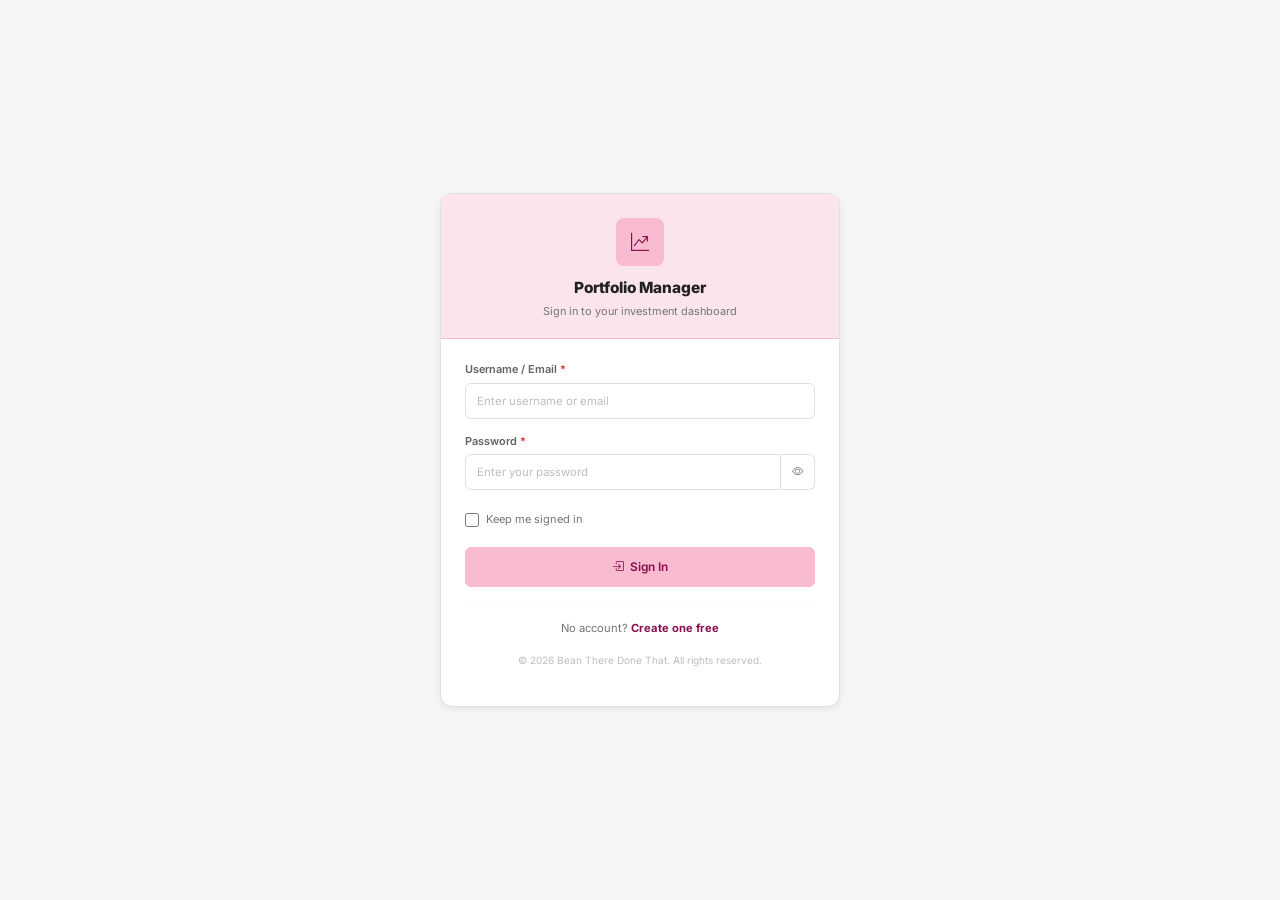
<file: frontend/add-investment.html>
<!DOCTYPE html>
<html lang="en">
<head>
  <title>Add Investment - Portfolio Manager</title>
  <meta charset="UTF-8"/>
  <meta name="viewport" content="width=device-width,initial-scale=1.0"/>
  <link rel="stylesheet" href="https://cdn.jsdelivr.net/npm/bootstrap@5.3.3/dist/css/bootstrap.min.css" crossorigin="anonymous"/>
  <link rel="stylesheet" href="https://cdn.jsdelivr.net/npm/bootstrap-icons@1.11.3/font/bootstrap-icons.min.css"/>
  <link href="https://fonts.googleapis.com/css2?family=Inter:wght@400;500;600;700;800&display=swap" rel="stylesheet"/>
  <link rel="stylesheet" href="css/style.css"/>
</head>
<body>
  <div class="pm-overlay" id="overlay"></div>

  <nav class="pm-navbar">
    <a class="pm-navbar__brand" href="dashboard.html">
      <div class="pm-navbar__brand-icon"><i class="bi bi-graph-up-arrow"></i></div>
      <span class="pm-navbar__brand-name">Portfolio Manager</span>
    </a>
    <div class="pm-navbar__actions">
      <div class="dropdown">
        <button class="pm-navbar__avatar" data-bs-toggle="dropdown" data-initials aria-expanded="false">JD</button>
        <ul class="dropdown-menu dropdown-menu-end" style="border-radius:var(--r-lg);border:1px solid var(--gray-300);min-width:190px;padding:4px;">
          <li><div class="px-3 py-2"><div style="font-weight:700;font-size:.82rem;" data-user-name>Jane Doe</div><div style="font-size:.75rem;color:var(--gray-500);" data-user-email>jane@example.com</div></div></li>
          <li><hr class="dropdown-divider" style="border-color:var(--gray-200);"/></li>
          <li><a class="dropdown-item" href="profile.html" style="font-size:.82rem;"><i class="bi bi-person me-2"></i>Profile</a></li>
          <li><hr class="dropdown-divider" style="border-color:var(--gray-200);"/></li>
          <li><button class="dropdown-item text-danger" style="font-size:.82rem;" data-logout><i class="bi bi-box-arrow-right me-2"></i>Sign Out</button></li>
        </ul>
      </div>
      <button class="pm-navbar__hamburger" id="hamburger" aria-label="Menu"><i class="bi bi-list"></i></button>
    </div>
  </nav>

  <aside class="pm-sidebar" id="sidebar">
    <div class="pm-sidebar__section">Menu</div>
    <ul class="pm-sidebar__nav">
      <li><a href="dashboard.html"><i class="bi bi-grid-1x2-fill"></i><span>Dashboard</span></a></li>
      <li><a href="portfolios.html"><i class="bi bi-folder2-open"></i><span>Portfolios</span></a></li>
      <li><a href="investments.html"><i class="bi bi-bar-chart-fill"></i><span>Investments</span></a></li>
      <li><a href="add-investment.html" class="active" aria-current="page"><i class="bi bi-plus-circle-fill"></i><span>Add Investment</span></a></li>
      <li><a href="transactions.html"><i class="bi bi-arrow-left-right"></i><span>Transactions</span></a></li>
      <li><a href="analytics.html"><i class="bi bi-pie-chart-fill"></i><span>Analytics</span></a></li>
    </ul>
  </aside>

  <main class="pm-main" id="main">
    <div class="pm-page-header">
      <div>
        <div class="pm-breadcrumb"><a href="dashboard.html">Dashboard</a><span class="sep">/</span><a href="investments.html">Investments</a><span class="sep">/</span><span class="current">Add Investment</span></div>
        <h1 class="pm-page-title">Add Investment</h1>
        <p class="pm-page-sub">Record a new investment holding to your portfolio.</p>
      </div>
    </div>

    <div class="row g-3 g-xl-4">
      <div class="col-12 col-xl-7">
        <div class="pm-card">
          <div class="pm-card__bd">
            <div id="formAlert" class="alert d-none mb-4" role="alert" aria-live="polite"></div>

            <form id="addInvestmentForm" novalidate autocomplete="off">
              <div style="font-size:.78rem;font-weight:700;color:var(--gray-500);letter-spacing:.08em;text-transform:uppercase;margin-bottom:10px;">Asset Information</div>

              <div class="row g-3 mb-3">
                <div class="col-12">
                  <label class="pm-label" for="portfolioId">Portfolio <span class="req">*</span></label>
                  <select id="portfolioId" name="portfolioId" class="pm-select" required>
                    <option value="">Loading portfolios...</option>
                  </select>
                  <div class="invalid-feedback">Please select a portfolio.</div>
                </div>

                <div class="col-md-8">
                  <label class="pm-label" for="companyName">Company / Asset Name <span class="req">*</span></label>
                  <input type="text" id="companyName" name="companyName" class="pm-input" placeholder="e.g. Tata Consultancy Services" required/>
                  <div class="invalid-feedback">Please enter the asset name.</div>
                </div>

                <div class="col-md-4" id="symbolWrap">
                  <label class="pm-label" for="symbol">Symbol</label>
                  <input type="text" id="symbol" name="symbol" class="pm-input" placeholder="e.g. TCS" style="text-transform:uppercase;"/>
                </div>

                <div class="col-md-4" id="schemeCodeWrap" style="display:none;">
                  <label class="pm-label" for="schemeCode">Scheme Code</label>
                  <input type="text" id="schemeCode" name="schemeCode" class="pm-input" placeholder="e.g. 120503" inputmode="numeric"/>
                </div>
              </div>

              <div class="row g-3 mb-4">
                <div class="col-md-6">
                  <label class="pm-label" for="assetType">Asset Type <span class="req">*</span></label>
                  <select id="assetType" name="assetType" class="pm-select" required>
                    <option value="">Select type...</option>
                    <option value="Stock">Stock</option>
                    <option value="Mutual Fund">Mutual Fund</option>
                    <option value="ETF">ETF</option>
                    <option value="Cryptocurrency">Cryptocurrency</option>
                    <option value="Bond">Bond</option>
                    <option value="Gold">Gold</option>
                    <option value="Custom">Custom</option>
                  </select>
                  <div class="invalid-feedback">Please select an asset type.</div>
                </div>

                <div class="col-md-6" id="customTypeWrap" style="display:none;">
                  <label class="pm-label" for="customAssetType">Custom Asset Type <span class="req">*</span></label>
                  <input type="text" id="customAssetType" name="customAssetType" class="pm-input" placeholder="e.g. Real Estate"/>
                </div>

                <div class="col-md-6" id="assetTypeSpacerCol"></div>
              </div>

              <div style="font-size:.78rem;font-weight:700;color:var(--gray-500);letter-spacing:.08em;text-transform:uppercase;margin-bottom:10px;">Financial Details</div>

              <div class="row g-3 mb-4">
                <div class="col-md-6">
                  <label class="pm-label" for="currency">Currency <span class="req">*</span></label>
                  <select id="currency" name="currency" class="pm-select" required></select>
                  <div class="invalid-feedback">Please select a currency.</div>
                </div>

                <div class="col-md-6">
                  <label class="pm-label" for="quantity">Quantity <span class="req">*</span></label>
                  <input type="number" id="quantity" name="quantity" class="pm-input" placeholder="0" min="0.0001" step="0.0001" required/>
                  <div class="invalid-feedback">Please enter a valid quantity.</div>
                </div>

                <div class="col-md-6">
                  <label class="pm-label" for="purchasePrice">Purchase Price <span class="req">*</span> <span id="purchasePriceCurrencyHint" style="color:var(--gray-500);font-weight:600;">(INR)</span></label>
                  <input type="number" id="purchasePrice" name="purchasePrice" class="pm-input" placeholder="0.00" min="0" step="0.01" required/>
                  <div class="invalid-feedback">Please enter the purchase price.</div>
                </div>

                <div class="col-md-6">
                  <label class="pm-label" for="currentPrice">Current Price <span id="currentPriceCurrencyHint" style="color:var(--gray-500);font-weight:600;">(INR)</span></label>
                  <input type="number" id="currentPrice" name="currentPrice" class="pm-input" placeholder="0.00" min="0" step="0.01"/>
                </div>

                <div class="col-md-6">
                  <label class="pm-label" for="purchaseDate">Purchase Date <span class="req">*</span></label>
                  <input type="date" id="purchaseDate" name="purchaseDate" class="pm-input" required/>
                  <div class="invalid-feedback">Please select a purchase date.</div>
                </div>
              </div>

              <div id="calcPreview" class="d-none mb-4 p-3" style="background:var(--pink-100);border-radius:var(--r-md);border:1px solid var(--gray-300);">
                <div class="row g-2 text-center">
                  <div class="col-4">
                    <div style="font-size:.72rem;color:var(--gray-500);font-weight:600;text-transform:uppercase;letter-spacing:.08em;">Invested</div>
                    <div style="font-size:1.08rem;font-weight:800;color:var(--pink-txt);" id="previewInvested">&#8377;0.00</div>
                  </div>
                  <div class="col-4">
                    <div style="font-size:.72rem;color:var(--gray-500);font-weight:600;text-transform:uppercase;letter-spacing:.08em;">Current Value</div>
                    <div style="font-size:1.08rem;font-weight:800;color:var(--info);" id="previewCurrentValue">&#8377;0.00</div>
                  </div>
                  <div class="col-4">
                    <div style="font-size:.72rem;color:var(--gray-500);font-weight:600;text-transform:uppercase;letter-spacing:.08em;">P&amp;L</div>
                    <div style="font-size:1.08rem;font-weight:800;" id="previewPL">&#8377;0.00</div>
                  </div>
                </div>
              </div>

              <div style="display:flex;gap:8px;flex-wrap:wrap;">
                <button type="submit" class="pm-btn pm-btn--primary" id="submitBtn"><i class="bi bi-plus-circle-fill me-1"></i>Add Investment</button>
                <button type="reset" class="pm-btn pm-btn--outline" id="resetBtn"><i class="bi bi-arrow-counterclockwise me-1"></i>Reset</button>
                <a href="investments.html" class="pm-btn pm-btn--outline"><i class="bi bi-arrow-left me-1"></i>Back</a>
              </div>
            </form>
          </div>
        </div>
      </div>

      <div class="col-12 col-xl-5">
        <div class="pm-card mb-3">
          <div class="pm-card__hd">
            <span class="pm-card__title"><i class="bi bi-lightbulb-fill"></i> Tips</span>
          </div>
          <div class="pm-card__bd">
            <ul style="list-style:none;padding:0;margin:0;display:flex;flex-direction:column;gap:10px;">
              <li style="display:flex;gap:10px;align-items:flex-start;"><i class="bi bi-check-circle-fill" style="color:var(--pink-txt);margin-top:2px;flex-shrink:0;"></i><span style="font-size:.85rem;color:var(--gray-600);">Enter the <strong>exact purchase price</strong> to get accurate P&amp;L calculations.</span></li>
              <li style="display:flex;gap:10px;align-items:flex-start;"><i class="bi bi-check-circle-fill" style="color:var(--pink-txt);margin-top:2px;flex-shrink:0;"></i><span style="font-size:.85rem;color:var(--gray-600);">Use the <strong>symbol field</strong> for stock tickers (TCS, INFY, RELIANCE).</span></li>
              <li style="display:flex;gap:10px;align-items:flex-start;"><i class="bi bi-check-circle-fill" style="color:var(--pink-txt);margin-top:2px;flex-shrink:0;"></i><span style="font-size:.85rem;color:var(--gray-600);">Setting <strong>Current Price</strong> enables live portfolio valuation.</span></li>
              <li style="display:flex;gap:10px;align-items:flex-start;"><i class="bi bi-check-circle-fill" style="color:var(--pink-txt);margin-top:2px;flex-shrink:0;"></i><span style="font-size:.85rem;color:var(--gray-600);">All investments are tied to a <strong>Portfolio</strong>. Create a portfolio first if none exists.</span></li>
            </ul>
          </div>
        </div>

        <div class="pm-card">
          <div class="pm-card__hd">
            <span class="pm-card__title"><i class="bi bi-info-circle-fill"></i> Asset Types</span>
          </div>
          <div class="pm-card__bd--bare">
            <div class="pm-tbl-wrap">
              <table class="pm-tbl" style="font-size:.8rem;">
                <thead>
                  <tr><th>Type</th><th>Examples</th></tr>
                </thead>
                <tbody>
                  <tr><td><span class="type-badge type-badge--stock">Stock</span></td><td style="color:var(--gray-500);">TCS, Infosys, Reliance</td></tr>
                  <tr><td><span class="type-badge type-badge--mf">Mutual Fund</span></td><td style="color:var(--gray-500);">SBI Bluechip, Mirae</td></tr>
                  <tr><td><span class="type-badge type-badge--etf">ETF</span></td><td style="color:var(--gray-500);">Nifty 50 ETF, Gold ETF</td></tr>
                  <tr><td><span class="type-badge type-badge--crypto">Crypto</span></td><td style="color:var(--gray-500);">Bitcoin, Ethereum</td></tr>
                  <tr><td><span class="type-badge type-badge--bond">Bond</span></td><td style="color:var(--gray-500);">Government Bond, Treasury</td></tr>
                  <tr><td><span class="type-badge type-badge--custom">Gold</span></td><td style="color:var(--gray-500);">Physical Gold, Gold Commodity</td></tr>
                </tbody>
              </table>
            </div>
          </div>
        </div>
      </div>
    </div>
  </main>

  <div class="pm-toast-stack" id="toasts"></div>

  <script src="https://cdn.jsdelivr.net/npm/bootstrap@5.3.3/dist/js/bootstrap.bundle.min.js" crossorigin="anonymous"></script>
  <script src="js/api.js"></script>
  <script src="js/auth.js"></script>
  <script src="js/currency.js"></script>
  <script src="js/investment.js"></script>

  <script>
    var sb = document.getElementById('sidebar'), ov = document.getElementById('overlay');
    document.getElementById('hamburger').addEventListener('click', function(){ sb.classList.add('open'); ov.classList.add('active'); });
    ov.addEventListener('click', function(){ sb.classList.remove('open'); ov.classList.remove('active'); });
  </script>
</body>
</html>
</file>
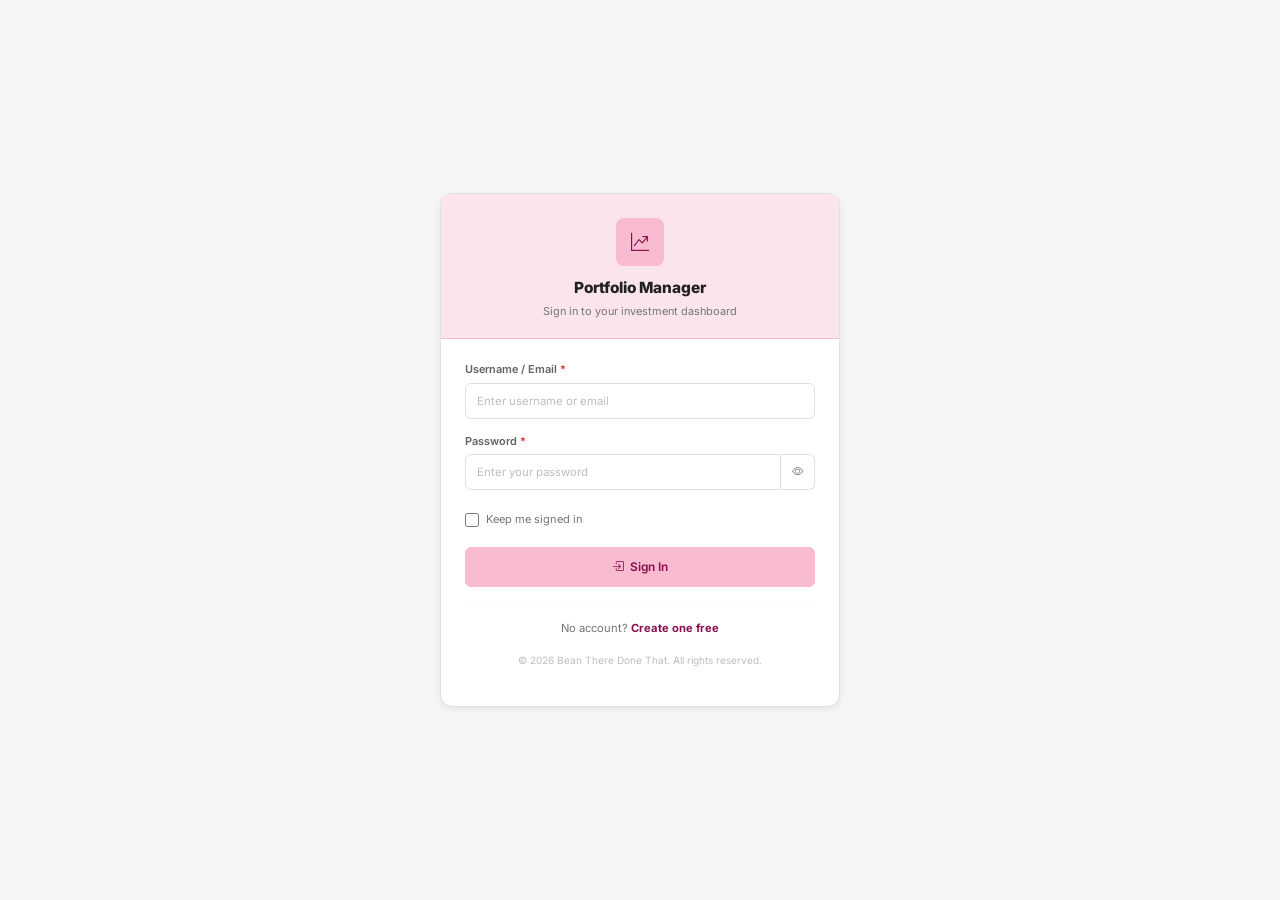
<file: frontend/investments.html>
<!DOCTYPE html>
<html lang="en">
<head>
  <title>Investments - Portfolio Manager</title>
  <meta charset="UTF-8"/><meta name="viewport" content="width=device-width,initial-scale=1.0"/>
  <link rel="stylesheet" href="https://cdn.jsdelivr.net/npm/bootstrap@5.3.3/dist/css/bootstrap.min.css" crossorigin="anonymous"/>
  <link rel="stylesheet" href="https://cdn.jsdelivr.net/npm/bootstrap-icons@1.11.3/font/bootstrap-icons.min.css"/>
  <link href="https://fonts.googleapis.com/css2?family=Inter:wght@400;500;600;700;800&display=swap" rel="stylesheet"/>
  <link rel="stylesheet" href="css/style.css"/>
</head>
<body>
  <div class="pm-overlay" id="overlay"></div>
  <nav class="pm-navbar">
    <a class="pm-navbar__brand" href="dashboard.html">
      <div class="pm-navbar__brand-icon"><i class="bi bi-graph-up-arrow"></i></div>
      <span class="pm-navbar__brand-name">Portfolio Manager</span>
    </a>
    <div class="pm-navbar__actions">
      <div class="dropdown">
        <button class="pm-navbar__avatar" data-bs-toggle="dropdown" data-initials aria-expanded="false">JD</button>
        <ul class="dropdown-menu dropdown-menu-end" style="border-radius:var(--r-lg);border:1px solid var(--gray-300);min-width:190px;padding:4px;">
          <li><div class="px-3 py-2"><div style="font-weight:700;font-size:.82rem;" data-user-name>Jane Doe</div><div style="font-size:.75rem;color:var(--gray-500);" data-user-email>jane@example.com</div></div></li>
          <li><hr class="dropdown-divider" style="border-color:var(--gray-200);"/></li>
          <li><a class="dropdown-item" href="profile.html" style="font-size:.82rem;"><i class="bi bi-person me-2"></i>Profile</a></li>
          <li><hr class="dropdown-divider" style="border-color:var(--gray-200);"/></li>
          <li><button class="dropdown-item text-danger" style="font-size:.82rem;" data-logout><i class="bi bi-box-arrow-right me-2"></i>Sign Out</button></li>
        </ul>
      </div>
      <button class="pm-navbar__hamburger" id="hamburger" aria-label="Menu"><i class="bi bi-list"></i></button>
    </div>
  </nav>
  <aside class="pm-sidebar" id="sidebar">
    <div class="pm-sidebar__section">Menu</div>
    <ul class="pm-sidebar__nav">
      <li><a href="dashboard.html"><i class="bi bi-grid-1x2-fill"></i><span>Dashboard</span></a></li>
      <li><a href="portfolios.html"><i class="bi bi-folder2-open"></i><span>Portfolios</span></a></li>
      <li><a href="investments.html" class="active" aria-current="page"><i class="bi bi-bar-chart-fill"></i><span>Investments</span></a></li>
      <li><a href="transactions.html"><i class="bi bi-arrow-left-right"></i><span>Transactions</span></a></li>
      <li><a href="analytics.html"><i class="bi bi-pie-chart-fill"></i><span>Analytics</span></a></li>
    </ul>
  </aside>
  <main class="pm-main" id="main">
    <div class="pm-page-header">
      <div>
        <div class="pm-breadcrumb"><a href="dashboard.html">Dashboard</a><span class="sep">/</span><span class="current">Investments</span></div>
        <h1 class="pm-page-title">Investments</h1>
        <p class="pm-page-sub">All your investment holdings.</p>
      </div>
      <div style="display:flex;gap:8px;">
        <a href="add-investment.html" class="pm-btn pm-btn--primary"><i class="bi bi-plus-lg"></i> Add Investment</a>
        <button type="button" class="pm-btn pm-btn--outline" data-bs-toggle="modal" data-bs-target="#investmentImportModal"><i class="bi bi-upload"></i> Import</button>
        <button type="button" id="exportInvestmentsBtn" class="pm-btn pm-btn--outline"><i class="bi bi-download"></i> Export</button>
      </div>
    </div>

    <!-- Summary -->
    <div class="row g-3 mb-4">
      <div class="col-6 col-md-3"><div class="pm-stat"><div class="pm-stat__icon pm-stat__icon--pink"><i class="bi bi-collection-fill"></i></div><div class="pm-stat__lbl">Holdings</div><div class="pm-stat__val" id="investHoldingsValue">0</div></div></div>
      <div class="col-6 col-md-3"><div class="pm-stat"><div class="pm-stat__icon pm-stat__icon--blue"><i class="bi bi-currency-rupee"></i></div><div class="pm-stat__lbl">Invested</div><div class="pm-stat__val" id="investInvestedValue">&#8377;0</div></div></div>
      <div class="col-6 col-md-3"><div class="pm-stat"><div class="pm-stat__icon pm-stat__icon--green"><i class="bi bi-graph-up-arrow"></i></div><div class="pm-stat__lbl">Current Value</div><div class="pm-stat__val" id="investCurrentValue">&#8377;0</div></div></div>
      <div class="col-6 col-md-3"><div class="pm-stat"><div class="pm-stat__icon pm-stat__icon--amber"><i class="bi bi-percent"></i></div><div class="pm-stat__lbl">Total P&amp;L</div><div class="pm-stat__val" id="investPlValue" style="color:var(--success);">&#8377;0</div></div></div>
    </div>

    <!-- Table -->
    <div class="pm-card">
      <div class="pm-card__hd" style="flex-wrap:wrap;gap:8px;">
        <span class="pm-card__title"><i class="bi bi-bar-chart-fill"></i> Holdings</span>
        <div style="display:flex;gap:8px;margin-left:auto;flex-wrap:wrap;">
          <select id="portfolioFilter" class="pm-input" style="width:210px;height:34px;" aria-label="Portfolio filter">
            <option value="">Loading portfolios...</option>
          </select>
          <select id="displayCurrency" class="pm-input" style="width:130px;height:34px;" aria-label="Display currency"></select>
          <div style="position:relative;"><i class="bi bi-search" style="position:absolute;left:9px;top:50%;transform:translateY(-50%);color:var(--gray-500);font-size:.8rem;pointer-events:none;"></i><input type="text" id="searchInput" class="pm-input" placeholder="Search..." style="padding-left:28px;width:180px;height:34px;"/></div>
          <select id="typeFilter" class="pm-input" style="width:130px;height:34px;"><option value="">All Types</option><option>Stock</option><option>Mutual Fund</option><option>ETF</option><option>Cryptocurrency</option><option>Bond</option><option>Gold</option><option>Custom</option></select>
        </div>
      </div>
      <div id="investAlert" class="pm-alert pm-alert--danger m-3 d-none"><i class="bi bi-exclamation-circle-fill"></i>Error loading data.</div>
      <div class="pm-card__bd--bare">
        <div class="pm-tbl-wrap">
          <table class="pm-tbl" id="investTable">
            <thead><tr><th>ID</th><th>Company Name</th><th>Symbol</th><th>Exchange</th><th>Currency</th><th>Asset Type</th><th>Quantity</th><th>Purchase Price</th><th>Current Price</th><th>Current Value</th><th>Profit/Loss</th><th>Purchase Date</th><th style="text-align:center;">Actions</th></tr></thead>
            <tbody>
              <tr><td colspan="13" style="padding:24px;text-align:center;color:var(--gray-500);"><span class="spinner-border spinner-border-sm me-2" role="status" aria-hidden="true"></span>Loading investments...</td></tr>
            </tbody>
          </table>
        </div>
      </div>
      <div class="pm-card__ft" style="display:flex;align-items:center;justify-content:space-between;">
        <span id="investTableFooterText" style="font-size:.78rem;color:var(--gray-500);">Showing 0 of 0 records</span>
        <div class="pm-pagination"><button class="pm-pg-btn" disabled><i class="bi bi-chevron-left"></i></button><button class="pm-pg-btn active">1</button><button class="pm-pg-btn" disabled><i class="bi bi-chevron-right"></i></button></div>
      </div>
    </div>

  <!-- Edit Modal -->
  <div class="modal fade" id="editModal" tabindex="-1">
    <div class="modal-dialog modal-dialog-centered">
      <div class="modal-content">
        <div class="modal-header"><h5 class="modal-title"><i class="bi bi-pencil-fill me-2" style="color:var(--pink-400);"></i>Edit Investment</h5><button type="button" class="btn-close" data-bs-dismiss="modal"></button></div>
        <form id="editInvestmentForm">
          <div class="modal-body">
            <div id="editModalAlert" class="alert alert-danger d-none" role="alert"></div>
            <input type="hidden" id="editInvestmentId"/>
            <div class="row g-3">
              <div class="col-8"><label class="pm-label" for="editCompanyName">Company / Asset</label><input id="editCompanyName" type="text" class="pm-input" readonly/></div>
              <div class="col-4"><label class="pm-label" for="editSymbol" id="editIdentifierLabel">Symbol</label><input id="editSymbol" type="text" class="pm-input" readonly/></div>
              <div class="col-6"><label class="pm-label" for="editAssetType">Asset Type</label><select id="editAssetType" class="pm-select" disabled><option>Stock</option><option>Mutual Fund</option><option>ETF</option><option>Cryptocurrency</option><option>Bond</option><option>Gold</option><option>Custom</option></select></div>
              <div class="col-6" id="editCustomAssetTypeWrap" style="display:none;"><label class="pm-label" for="editCustomAssetType">Custom Type Name</label><input id="editCustomAssetType" type="text" class="pm-input"/></div>
              <div class="col-6"><label class="pm-label" for="editQuantity">Quantity <span class="req">*</span></label><input id="editQuantity" type="number" class="pm-input" min="0" step="any" required/></div>
              <div class="col-6"><label class="pm-label" for="editPurchasePrice">Purchase Price <span class="req">*</span> <span id="editPurchasePriceCurrencyHint" style="color:var(--gray-500);font-weight:600;">(INR)</span></label><input id="editPurchasePrice" type="number" class="pm-input" min="0" step="0.01" required/></div>
              <div class="col-12"><label class="pm-label" for="editPurchaseDate">Purchase Date <span class="req">*</span></label><input id="editPurchaseDate" type="date" class="pm-input" required/></div>
            </div>
          </div>
          <div class="modal-footer"><button type="button" class="pm-btn pm-btn--outline" data-bs-dismiss="modal">Cancel</button><button id="editSaveBtn" type="submit" class="pm-btn pm-btn--primary"><i class="bi bi-check-lg"></i> Save</button></div>
        </form>
      </div>
    </div>
  </div>

  <!-- Delete Modal -->
  <div class="modal fade" id="deleteModal" tabindex="-1">
    <div class="modal-dialog modal-dialog-centered modal-sm">
      <div class="modal-content">
        <div class="modal-header"><h5 class="modal-title text-danger"><i class="bi bi-exclamation-triangle me-2"></i>Confirm Delete</h5><button type="button" class="btn-close" data-bs-dismiss="modal"></button></div>
        <div class="modal-body text-center"><i class="bi bi-trash3" style="font-size:2rem;color:var(--gray-300);display:block;margin-bottom:8px;"></i><p style="font-size:.85rem;">Are you sure you want to delete <strong id="deleteInvestmentName">this investment</strong>? This cannot be undone.</p></div>
        <div class="modal-footer justify-content-center gap-2"><button type="button" class="pm-btn pm-btn--outline" data-bs-dismiss="modal">Cancel</button><button id="confirmDeleteBtn" type="button" class="pm-btn pm-btn--danger">Delete</button></div>
      </div>
    </div>
  </div>

  <div class="modal fade" id="investmentImportModal" tabindex="-1">
    <div class="modal-dialog modal-dialog-centered">
      <div class="modal-content">
        <div class="modal-header"><h5 class="modal-title"><i class="bi bi-upload me-2" style="color:var(--pink-400);"></i>Import Investments</h5><button type="button" class="btn-close" data-bs-dismiss="modal"></button></div>
        <form id="investmentImportForm">
          <div class="modal-body">
            <div id="investmentImportAlert" class="alert d-none" role="alert"></div>
            <p style="font-size:.82rem;color:var(--gray-600);margin-bottom:12px;">Download the template, fill it with investment rows, then upload the completed CSV or Excel file.</p>
            <div class="d-flex gap-2 flex-wrap mb-3">
              <button type="button" id="downloadInvestmentTemplateBtn" class="pm-btn pm-btn--outline pm-btn--sm"><i class="bi bi-file-earmark-arrow-down"></i> Download Import Template</button>
            </div>
            <div class="mb-3">
              <label class="pm-label" for="investmentImportFile">CSV or Excel file</label>
              <input id="investmentImportFile" type="file" class="pm-input" accept=".csv,.xlsx,.xls" required/>
            </div>
            <div id="investmentImportSummary" class="d-none"></div>
          </div>
          <div class="modal-footer"><button type="button" class="pm-btn pm-btn--outline" data-bs-dismiss="modal">Close</button><button id="investmentImportSubmitBtn" type="submit" class="pm-btn pm-btn--primary"><i class="bi bi-upload"></i> Import</button></div>
        </form>
      </div>
    </div>
  </div>
  </main>
  <div class="pm-toast-stack" id="toasts"></div>
  <script src="https://cdn.jsdelivr.net/npm/bootstrap@5.3.3/dist/js/bootstrap.bundle.min.js" crossorigin="anonymous"></script>
  <script src="js/api.js"></script>
  <script src="js/auth.js"></script>
  <script src="js/currency.js"></script>
  <script src="js/investment.js"></script>

  <script>
    var sb = document.getElementById('sidebar'), ov = document.getElementById('overlay');
    document.getElementById('hamburger').addEventListener('click', function(){ sb.classList.add('open'); ov.classList.add('active'); });
    ov.addEventListener('click', function(){ sb.classList.remove('open'); ov.classList.remove('active'); });
  </script>
</body>
</html>
</file>
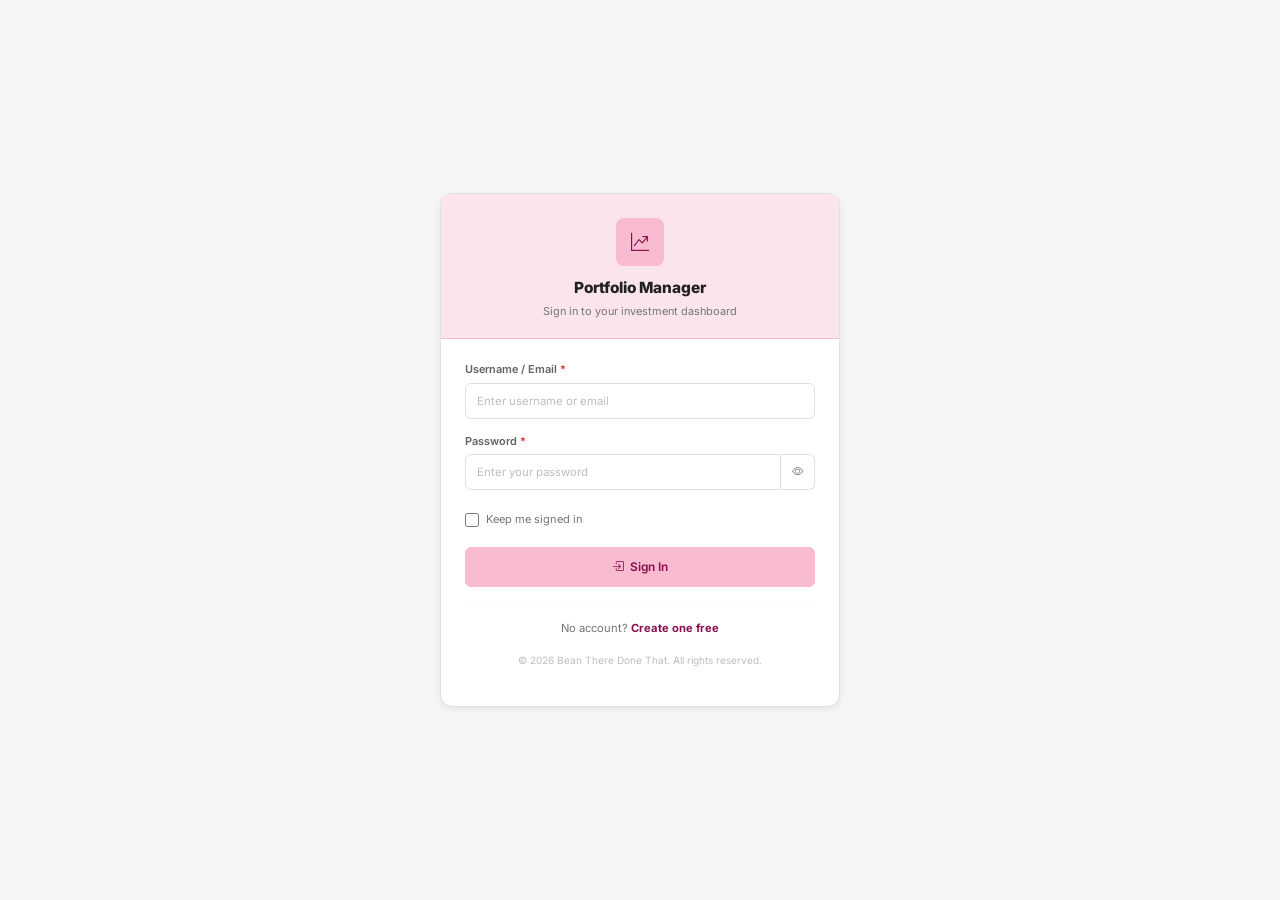
<file: frontend/login.html>
<!DOCTYPE html>
<html lang="en">

<head>

<title>Sign In - Portfolio Manager</title>

<meta charset="UTF-8"/>
<meta name="viewport" content="width=device-width,initial-scale=1.0"/>

<link rel="stylesheet" href="https://cdn.jsdelivr.net/npm/bootstrap@5.3.3/dist/css/bootstrap.min.css"/>

<link rel="stylesheet" href="https://cdn.jsdelivr.net/npm/bootstrap-icons@1.11.3/font/bootstrap-icons.min.css"/>

<link href="https://fonts.googleapis.com/css2?family=Inter:wght@400;500;600;700;800&display=swap" rel="stylesheet"/>

<link rel="stylesheet" href="css/style.css"/>

</head>


<body>


<div class="pm-auth-page">


<div class="pm-auth-card">


<div class="pm-auth-card__top">

<div class="pm-auth-logo">
<i class="bi bi-graph-up-arrow"></i>
</div>


<div class="pm-auth-card__ttl">
Portfolio Manager
</div>


<div class="pm-auth-card__sub">
Sign in to your investment dashboard
</div>


</div>



<div class="pm-auth-card__bd">


<div id="loginAlert" class="pm-alert pm-alert--danger mb-3 d-none">

<i class="bi bi-exclamation-circle-fill"></i>

<span id="alertMsg">
Invalid credentials.
</span>

</div>




<form id="loginForm" novalidate>



<div class="mb-3">


<label class="pm-label">

Username / Email <span class="req">*</span>

</label>


<input

type="text"

id="email"

class="pm-input"

placeholder="Enter username or email"

required

autocomplete="username"/>


</div>





<div class="mb-4">


<label class="pm-label">

Password <span class="req">*</span>

</label>




<div class="pm-input-group">


<input

type="password"

id="password"

class="pm-input"

placeholder="Enter your password"

required

autocomplete="current-password"

style="border-radius:var(--r-sm) 0 0 var(--r-sm);"/>



<button

type="button"

id="togglePwd"

class="pm-icon-btn"

style="border-radius:0 var(--r-sm) var(--r-sm) 0;width:38px;height:36px;border-left:none;"

>

<i class="bi bi-eye" id="eyeIcon"></i>


</button>



</div>


</div>





<div style="display:flex;align-items:center;gap:7px;margin-bottom:18px;font-size:.79rem;color:var(--gray-600);">


<input

type="checkbox"

id="remember"

style="accent-color:var(--pink-400);width:14px;height:14px;"/>


<label>

Keep me signed in

</label>


</div>






<button

type="submit"

id="loginBtn"

class="pm-btn pm-btn--primary pm-btn--full pm-btn--lg">


<i class="bi bi-box-arrow-in-right"></i>

Sign In


</button>



</form>





<hr style="border-color:var(--gray-200);margin:16px 0;"/>




<p style="text-align:center;font-size:.8rem;color:var(--gray-600);">

No account?

<a href="signup.html" style="font-weight:700;color:var(--pink-txt);">

Create one free

</a>

</p>



<p style="text-align:center;font-size:.72rem;color:var(--gray-400);margin-top:10px;">

© 2026 Bean There Done That. All rights reserved.

</p>




</div>


</div>


</div>





<script src="https://cdn.jsdelivr.net/npm/bootstrap@5.3.3/dist/js/bootstrap.bundle.min.js"></script>


<script src="js/api.js"></script>

<script src="js/auth.js"></script>




<script>


redirectIfAuthenticated();





document.getElementById("togglePwd")
.addEventListener("click",function(){


let password=document.getElementById("password");

let icon=document.getElementById("eyeIcon");


if(password.type==="password"){

password.type="text";

icon.className="bi bi-eye-slash";

}

else{

password.type="password";

icon.className="bi bi-eye";

}


});







document.getElementById("loginForm")
.addEventListener("submit",async function(e){


e.preventDefault();



let username=document.getElementById("email").value.trim();

let password=document.getElementById("password").value;


let alertBox=document.getElementById("loginAlert");

let alertMsg=document.getElementById("alertMsg");


alertBox.classList.add("d-none");





if(!username || !password){


alertMsg.textContent="Please enter username and password.";

alertBox.classList.remove("d-none");

return;


}





let btn=document.getElementById("loginBtn");


btn.disabled=true;


btn.innerHTML='<span class="spinner-border spinner-border-sm me-2"></span>Signing in...';





try{


let response=await loginCustomer({

username:username,

password:password

});





let customerId=response.customerId || 
(response.data && response.data.customerId);



let customerName=response.customerName ||
(response.data && response.data.customerName) ||
username;






if(!customerId){


throw new Error("Customer ID not received from server.");


}






setAuthSession(customerId,customerName);



window.location.href="dashboard.html";





}

catch(error){


alertMsg.textContent=error.message || "Invalid username or password.";

alertBox.classList.remove("d-none");



btn.disabled=false;


btn.innerHTML='<i class="bi bi-box-arrow-in-right"></i> Sign In';


}



});



</script>


</body>

</html>
</file>
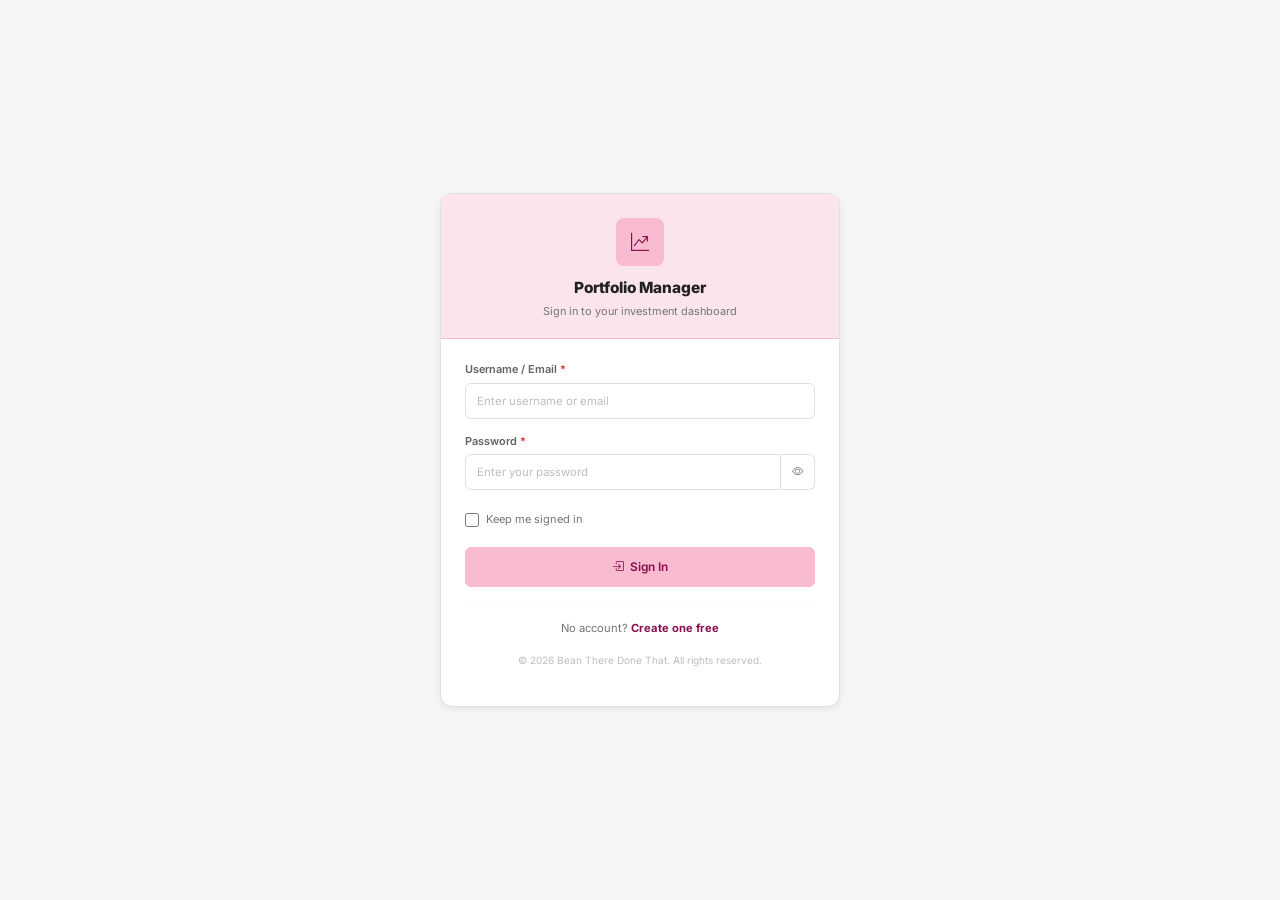
<file: frontend/portfolios.html>
<!DOCTYPE html>
<html lang="en">
<head>
  <title>Portfolios - Portfolio Manager</title>
  <meta charset="UTF-8"/><meta name="viewport" content="width=device-width,initial-scale=1.0"/>
  <link rel="stylesheet" href="https://cdn.jsdelivr.net/npm/bootstrap@5.3.3/dist/css/bootstrap.min.css" crossorigin="anonymous"/>
  <link rel="stylesheet" href="https://cdn.jsdelivr.net/npm/bootstrap-icons@1.11.3/font/bootstrap-icons.min.css"/>
  <link href="https://fonts.googleapis.com/css2?family=Inter:wght@400;500;600;700;800&display=swap" rel="stylesheet"/>
  <link rel="stylesheet" href="css/style.css"/>
</head>
<body>
  <div class="pm-overlay" id="overlay"></div>
  <nav class="pm-navbar">
    <a class="pm-navbar__brand" href="dashboard.html">
      <div class="pm-navbar__brand-icon"><i class="bi bi-graph-up-arrow"></i></div>
      <span class="pm-navbar__brand-name">Portfolio Manager</span>
    </a>
    <div class="pm-navbar__actions">
      <div class="dropdown">
        <button class="pm-navbar__avatar" data-bs-toggle="dropdown" data-initials aria-expanded="false">JD</button>
        <ul class="dropdown-menu dropdown-menu-end" style="border-radius:var(--r-lg);border:1px solid var(--gray-300);min-width:190px;padding:4px;">
          <li><div class="px-3 py-2"><div style="font-weight:700;font-size:.82rem;" data-user-name>Jane Doe</div><div style="font-size:.75rem;color:var(--gray-500);" data-user-email>jane@example.com</div></div></li>
          <li><hr class="dropdown-divider" style="border-color:var(--gray-200);"/></li>
          <li><a class="dropdown-item" href="profile.html" style="font-size:.82rem;"><i class="bi bi-person me-2"></i>Profile</a></li>
          <li><hr class="dropdown-divider" style="border-color:var(--gray-200);"/></li>
          <li><button class="dropdown-item text-danger" style="font-size:.82rem;" data-logout><i class="bi bi-box-arrow-right me-2"></i>Sign Out</button></li>
        </ul>
      </div>
      <button class="pm-navbar__hamburger" id="hamburger" aria-label="Menu"><i class="bi bi-list"></i></button>
    </div>
  </nav>
  <aside class="pm-sidebar" id="sidebar">
    <div class="pm-sidebar__section">Menu</div>
    <ul class="pm-sidebar__nav">
      <li><a href="dashboard.html"><i class="bi bi-grid-1x2-fill"></i><span>Dashboard</span></a></li>
      <li><a href="portfolios.html" class="active" aria-current="page"><i class="bi bi-folder2-open"></i><span>Portfolios</span></a></li>
      <li><a href="investments.html"><i class="bi bi-bar-chart-fill"></i><span>Investments</span></a></li>
      <li><a href="transactions.html"><i class="bi bi-arrow-left-right"></i><span>Transactions</span></a></li>
      <li><a href="analytics.html"><i class="bi bi-pie-chart-fill"></i><span>Analytics</span></a></li>
    </ul>
  </aside>
  <main class="pm-main" id="main">
    <div class="pm-page-header">
      <div>
        <div class="pm-breadcrumb"><a href="dashboard.html">Dashboard</a><span class="sep">/</span><span class="current">Portfolios</span></div>
        <h1 class="pm-page-title">Portfolios</h1>
        <p class="pm-page-sub">Manage your investment portfolios.</p>
      </div>
      <button class="pm-btn pm-btn--primary" data-bs-toggle="modal" data-bs-target="#createModal"><i class="bi bi-plus-lg"></i> New Portfolio</button>
    </div>

    <!-- Stats -->
    <div class="row g-3 mb-4">
      <div class="col-6 col-md-3"><div class="pm-stat"><div class="pm-stat__icon pm-stat__icon--pink"><i class="bi bi-folder2-open"></i></div><div class="pm-stat__lbl">Total Portfolios</div><div class="pm-stat__val" id="portfolioCount">0</div></div></div>
    </div>

    <div class="pm-card">
      <div class="pm-card__hd">
        <span class="pm-card__title"><i class="bi bi-folder2-open"></i> Portfolios</span>
      </div>
      <div id="portfolioAlert" class="pm-alert pm-alert--danger m-3 d-none"><i class="bi bi-exclamation-circle-fill"></i>Error loading data.</div>
      <div class="pm-card__bd--bare">
        <div class="pm-tbl-wrap">
          <table class="pm-tbl" id="portfolioTable">
            <thead><tr><th>Portfolio ID</th><th>Portfolio Name</th><th style="text-align:center;">Actions</th></tr></thead>
            <tbody>
              <tr><td colspan="3" style="padding:24px;text-align:center;color:var(--gray-500);"><span class="spinner-border spinner-border-sm me-2" role="status" aria-hidden="true"></span>Loading portfolios...</td></tr>
            </tbody>
          </table>
        </div>
      </div>
      <div class="pm-card__ft" style="display:flex;align-items:center;justify-content:space-between;">
        <span id="portfolioFooterText" style="font-size:.78rem;color:var(--gray-500);">Showing 0 records</span>
      </div>
    </div>

  <!-- Create Portfolio Modal -->
  <div class="modal fade" id="createModal" tabindex="-1">
    <div class="modal-dialog modal-dialog-centered">
      <div class="modal-content">
        <div class="modal-header"><h5 class="modal-title"><i class="bi bi-folder-plus me-2" style="color:var(--pink-400);"></i>New Portfolio</h5><button type="button" class="btn-close" data-bs-dismiss="modal"></button></div>
        <form id="createPortfolioForm">
          <div class="modal-body">
            <div id="createModalAlert" class="alert alert-danger d-none" role="alert"></div>
            <div class="mb-3"><label class="pm-label" for="createPortfolioName">Portfolio Name <span class="req">*</span></label><input type="text" id="createPortfolioName" class="pm-input" placeholder="e.g. Growth Portfolio" required/></div>
          </div>
          <div class="modal-footer"><button type="button" class="pm-btn pm-btn--outline" data-bs-dismiss="modal">Cancel</button><button id="createPortfolioSubmitBtn" type="submit" class="pm-btn pm-btn--primary"><i class="bi bi-check-lg"></i> Create</button></div>
        </form>
      </div>
    </div>
  </div>

  <div class="modal fade" id="editModal" tabindex="-1">
    <div class="modal-dialog modal-dialog-centered">
      <div class="modal-content">
        <div class="modal-header"><h5 class="modal-title"><i class="bi bi-pencil-fill me-2" style="color:var(--pink-400);"></i>Edit Portfolio</h5><button type="button" class="btn-close" data-bs-dismiss="modal"></button></div>
        <form id="editPortfolioForm">
          <div class="modal-body">
            <div id="editModalAlert" class="alert alert-danger d-none" role="alert"></div>
            <input type="hidden" id="editPortfolioId"/>
            <div class="mb-3"><label class="pm-label" for="editPortfolioName">Portfolio Name <span class="req">*</span></label><input type="text" id="editPortfolioName" class="pm-input" required/></div>
          </div>
          <div class="modal-footer"><button type="button" class="pm-btn pm-btn--outline" data-bs-dismiss="modal">Cancel</button><button id="editPortfolioSubmitBtn" type="submit" class="pm-btn pm-btn--primary"><i class="bi bi-check-lg"></i> Save</button></div>
        </form>
      </div>
    </div>
  </div>

  <div class="modal fade" id="deleteModal" tabindex="-1">
    <div class="modal-dialog modal-dialog-centered modal-sm">
      <div class="modal-content">
        <div class="modal-header"><h5 class="modal-title text-danger"><i class="bi bi-exclamation-triangle me-2"></i>Confirm Delete</h5><button type="button" class="btn-close" data-bs-dismiss="modal"></button></div>
        <div class="modal-body text-center"><i class="bi bi-trash3" style="font-size:2rem;color:var(--gray-300);display:block;margin-bottom:8px;"></i><p style="font-size:.85rem;">Are you sure you want to delete <strong id="deletePortfolioName">this portfolio</strong>? This cannot be undone.</p></div>
        <div class="modal-footer justify-content-center gap-2"><button type="button" class="pm-btn pm-btn--outline" data-bs-dismiss="modal">Cancel</button><button id="confirmDeletePortfolioBtn" type="button" class="pm-btn pm-btn--danger">Delete</button></div>
      </div>
    </div>
  </div>
  </main>
  <div class="pm-toast-stack" id="toasts"></div>
  <script src="https://cdn.jsdelivr.net/npm/bootstrap@5.3.3/dist/js/bootstrap.bundle.min.js" crossorigin="anonymous"></script>
  <script src="js/api.js"></script>
  <script src="js/auth.js"></script>
  <script src="js/portfolio.js"></script>

  <script>
    var sb = document.getElementById('sidebar'), ov = document.getElementById('overlay');
    document.getElementById('hamburger').addEventListener('click', function(){ sb.classList.add('open'); ov.classList.add('active'); });
    ov.addEventListener('click', function(){ sb.classList.remove('open'); ov.classList.remove('active'); });
  </script>
</body>
</html>
</file>
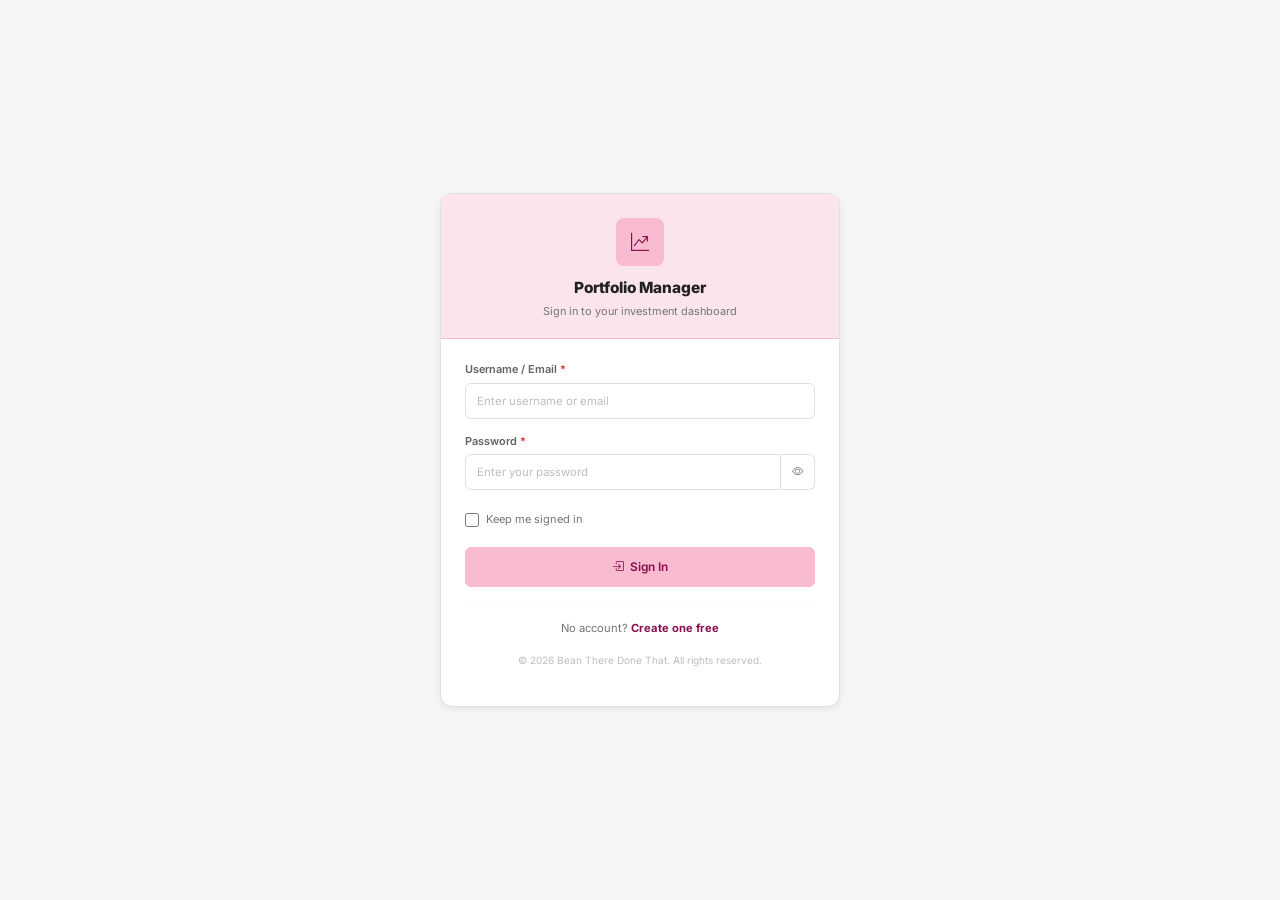
<file: frontend/profile.html>
<!DOCTYPE html>
<html lang="en">
<head>
  <title>Profile - Portfolio Manager</title>
  <meta charset="UTF-8"/><meta name="viewport" content="width=device-width,initial-scale=1.0"/>
  <link rel="stylesheet" href="https://cdn.jsdelivr.net/npm/bootstrap@5.3.3/dist/css/bootstrap.min.css" crossorigin="anonymous"/>
  <link rel="stylesheet" href="https://cdn.jsdelivr.net/npm/bootstrap-icons@1.11.3/font/bootstrap-icons.min.css"/>
  <link href="https://fonts.googleapis.com/css2?family=Inter:wght@400;500;600;700;800&display=swap" rel="stylesheet"/>
  <link rel="stylesheet" href="css/style.css"/>
</head>
<body>
  <div class="pm-overlay" id="overlay"></div>
  <nav class="pm-navbar">
    <a class="pm-navbar__brand" href="dashboard.html">
      <div class="pm-navbar__brand-icon"><i class="bi bi-graph-up-arrow"></i></div>
      <span class="pm-navbar__brand-name">Portfolio Manager</span>
    </a>
    <div class="pm-navbar__actions">
      <div class="dropdown">
        <button class="pm-navbar__avatar" data-bs-toggle="dropdown" data-initials aria-expanded="false">JD</button>
        <ul class="dropdown-menu dropdown-menu-end" style="border-radius:var(--r-lg);border:1px solid var(--gray-300);min-width:190px;padding:4px;">
          <li><div class="px-3 py-2"><div style="font-weight:700;font-size:.82rem;" data-user-name>Jane Doe</div><div style="font-size:.75rem;color:var(--gray-500);" data-user-email>jane@example.com</div></div></li>
          <li><hr class="dropdown-divider" style="border-color:var(--gray-200);"/></li>
          <li><a class="dropdown-item" href="profile.html" style="font-size:.82rem;"><i class="bi bi-person me-2"></i>Profile</a></li>
          <li><hr class="dropdown-divider" style="border-color:var(--gray-200);"/></li>
          <li><button class="dropdown-item text-danger" style="font-size:.82rem;" data-logout><i class="bi bi-box-arrow-right me-2"></i>Sign Out</button></li>
        </ul>
      </div>
      <button class="pm-navbar__hamburger" id="hamburger" aria-label="Menu"><i class="bi bi-list"></i></button>
    </div>
  </nav>
  <aside class="pm-sidebar" id="sidebar">
    <div class="pm-sidebar__section">Menu</div>
    <ul class="pm-sidebar__nav">
      <li><a href="dashboard.html"><i class="bi bi-grid-1x2-fill"></i><span>Dashboard</span></a></li>
      <li><a href="portfolios.html"><i class="bi bi-folder2-open"></i><span>Portfolios</span></a></li>
      <li><a href="investments.html"><i class="bi bi-bar-chart-fill"></i><span>Investments</span></a></li>
      <li><a href="transactions.html"><i class="bi bi-arrow-left-right"></i><span>Transactions</span></a></li>
      <li><a href="analytics.html"><i class="bi bi-pie-chart-fill"></i><span>Analytics</span></a></li>
    </ul>
  </aside>
  <main class="pm-main" id="main">
    <div class="pm-page-header">
      <div>
        <div class="pm-breadcrumb"><a href="dashboard.html">Dashboard</a><span class="sep">/</span><span class="current">Profile</span></div>
        <h1 class="pm-page-title">Profile</h1>
        <p class="pm-page-sub">Manage your account details and preferences.</p>
      </div>
    </div>

    <!-- Profile Header -->
    <div class="pm-profile-hd mb-4">
      <div class="pm-profile-av" id="profileAvatarInitials">--</div>
      <div style="flex:1;">
        <div style="font-size:1.1rem;font-weight:800;color:var(--gray-900);" id="profileDisplayName">--</div>
        <div style="font-size:.83rem;color:var(--gray-500);margin-bottom:8px;"><span id="profileDisplayEmail">--</span></div>
      </div>
    </div>

    <div class="row g-3">
      <!-- Personal Info -->
      <div class="col-12">
        <div class="pm-card">
          <div class="pm-card__hd">
            <span class="pm-card__title"><i class="bi bi-person-fill"></i> Personal Information</span>
            <button class="pm-btn pm-btn--outline pm-btn--sm" id="editProfileBtn"><i class="bi bi-pencil-fill"></i> Edit</button>
          </div>
          <div class="pm-card__bd">
            <form id="profileForm">
              <div class="row g-3">
                <div class="col-6">
                  <label class="pm-label">First Name</label>
                  <input type="text" class="pm-input" value="" id="pFirstName" readonly/>
                </div>
                <div class="col-6">
                  <label class="pm-label">Last Name</label>
                  <input type="text" class="pm-input" value="" id="pLastName" readonly/>
                </div>
                <div class="col-12">
                  <label class="pm-label">Email Address</label>
                  <input type="email" class="pm-input" value="" id="pEmail" readonly/>
                </div>
                <div class="col-12">
                  <label class="pm-label">Phone Number</label>
                  <input type="tel" class="pm-input" value="" id="pPhone" readonly/>
                </div>
              </div>
              <div class="mt-3 d-none" id="saveRow">
                <button type="submit" class="pm-btn pm-btn--primary"><i class="bi bi-check-lg"></i> Save Changes</button>
                <button type="button" class="pm-btn pm-btn--outline ms-2" id="cancelEdit">Cancel</button>
              </div>
            </form>
          </div>
        </div>
      </div>

      <!-- Change Password -->
      <div class="col-12">
        <div class="pm-card">
          <div class="pm-card__hd"><span class="pm-card__title"><i class="bi bi-lock-fill"></i> Change Password</span></div>
          <div class="pm-card__bd">
            <div id="pwdAlert" class="alert d-none" role="alert"></div>
            <form id="pwdForm">
              <div class="mb-3"><label class="pm-label">Current Password <span class="req">*</span></label><input type="password" class="pm-input" id="currentPassword" placeholder="Enter current password" required/></div>
              <div class="mb-3"><label class="pm-label">New Password <span class="req">*</span></label><input type="password" class="pm-input" id="newPassword" placeholder="Min. 8 characters" required minlength="8"/></div>
              <div class="mb-4"><label class="pm-label">Confirm New Password <span class="req">*</span></label><input type="password" class="pm-input" id="confirmNewPassword" placeholder="Repeat new password" required/></div>
              <button type="submit" class="pm-btn pm-btn--primary" id="pwdSubmitBtn"><i class="bi bi-shield-lock-fill"></i> Update Password</button>
            </form>
          </div>
        </div>
      </div>

      <!-- Account Stats -->
      <div class="col-12">
        <div class="pm-card">
          <div class="pm-card__hd"><span class="pm-card__title"><i class="bi bi-bar-chart-fill"></i> Account Summary</span></div>
          <div class="pm-card__bd">
            <div class="row g-2">
              <div class="col-12 col-md-4">
                <div style="height:100%;background:var(--gray-50);border:1px solid var(--gray-200);border-radius:var(--r-sm);padding:12px;"><div style="font-size:.7rem;color:var(--gray-500);text-transform:uppercase;letter-spacing:.7px;margin-bottom:3px;">Portfolios</div><div style="font-weight:800;font-size:1.2rem;" id="summaryPortfolios">0</div></div>
              </div>
              <div class="col-12 col-md-4">
                <div style="height:100%;background:var(--gray-50);border:1px solid var(--gray-200);border-radius:var(--r-sm);padding:12px;"><div style="font-size:.7rem;color:var(--gray-500);text-transform:uppercase;letter-spacing:.7px;margin-bottom:3px;">Investments</div><div style="font-weight:800;font-size:1.2rem;" id="summaryInvestments">0</div></div>
              </div>
              <div class="col-12 col-md-4">
                <div style="height:100%;background:var(--gray-50);border:1px solid var(--gray-200);border-radius:var(--r-sm);padding:12px;"><div style="font-size:.7rem;color:var(--gray-500);text-transform:uppercase;letter-spacing:.7px;margin-bottom:3px;">Transactions</div><div style="font-weight:800;font-size:1.2rem;" id="summaryTransactions">0</div></div>
              </div>
            </div>
          </div>
        </div>
      </div>

      <div class="col-12">
        <div class="pm-card">
          <div class="pm-card__hd"><span class="pm-card__title"><i class="bi bi-download"></i> Export Data</span></div>
          <div class="pm-card__bd">
            <div style="display:flex;align-items:center;justify-content:space-between;flex-wrap:wrap;gap:10px;padding:12px;border:1px solid var(--gray-300);border-radius:var(--r-sm);">
              <div><div style="font-size:.83rem;font-weight:600;color:var(--gray-800);">Export All Data</div><div style="font-size:.75rem;color:var(--gray-500);">Download your profile, portfolios, investments, and transactions as CSV</div></div>
              <button class="pm-btn pm-btn--outline pm-btn--sm" id="exportDataBtn"><i class="bi bi-download"></i> Export CSV</button>
            </div>
          </div>
        </div>
      </div>

      <!-- Danger Zone -->
      <div class="col-12">
        <div class="pm-card" style="border-color:#FFCDD2;">
          <div class="pm-card__hd" style="background:#FFF8F8;"><span class="pm-card__title" style="color:var(--danger);"><i class="bi bi-exclamation-triangle-fill" style="color:var(--danger);"></i> Danger Zone</span></div>
          <div class="pm-card__bd">
            <p style="font-size:.83rem;color:var(--gray-600);margin-bottom:14px;">These actions are irreversible. Please proceed with caution.</p>
            <div style="display:flex;flex-direction:column;gap:10px;">
              <div style="display:flex;align-items:center;justify-content:space-between;padding:12px;border:1px solid #FFCDD2;border-radius:var(--r-sm);background:#FFF8F8;">
                <div><div style="font-size:.83rem;font-weight:600;color:var(--danger);">Delete Account</div><div style="font-size:.75rem;color:var(--gray-500);">Permanently delete your account and all data</div></div>
                <button class="pm-btn pm-btn--danger pm-btn--sm" id="deleteAccountBtn"><i class="bi bi-trash3-fill"></i> Delete</button>
              </div>
            </div>
          </div>
        </div>
      </div>
    </div>
  </main>
  <div class="pm-toast-stack" id="toasts"></div>
  <script src="https://cdn.jsdelivr.net/npm/bootstrap@5.3.3/dist/js/bootstrap.bundle.min.js" crossorigin="anonymous"></script>
  <script src="js/api.js"></script>
  <script src="js/auth.js"></script>
  <script src="js/profile.js"></script>


  <script>
    var sb = document.getElementById('sidebar'), ov = document.getElementById('overlay');
    document.getElementById('hamburger').addEventListener('click', function(){ sb.classList.add('open'); ov.classList.add('active'); });
    ov.addEventListener('click', function(){ sb.classList.remove('open'); ov.classList.remove('active'); });
  </script>
</body>
</html>
</file>
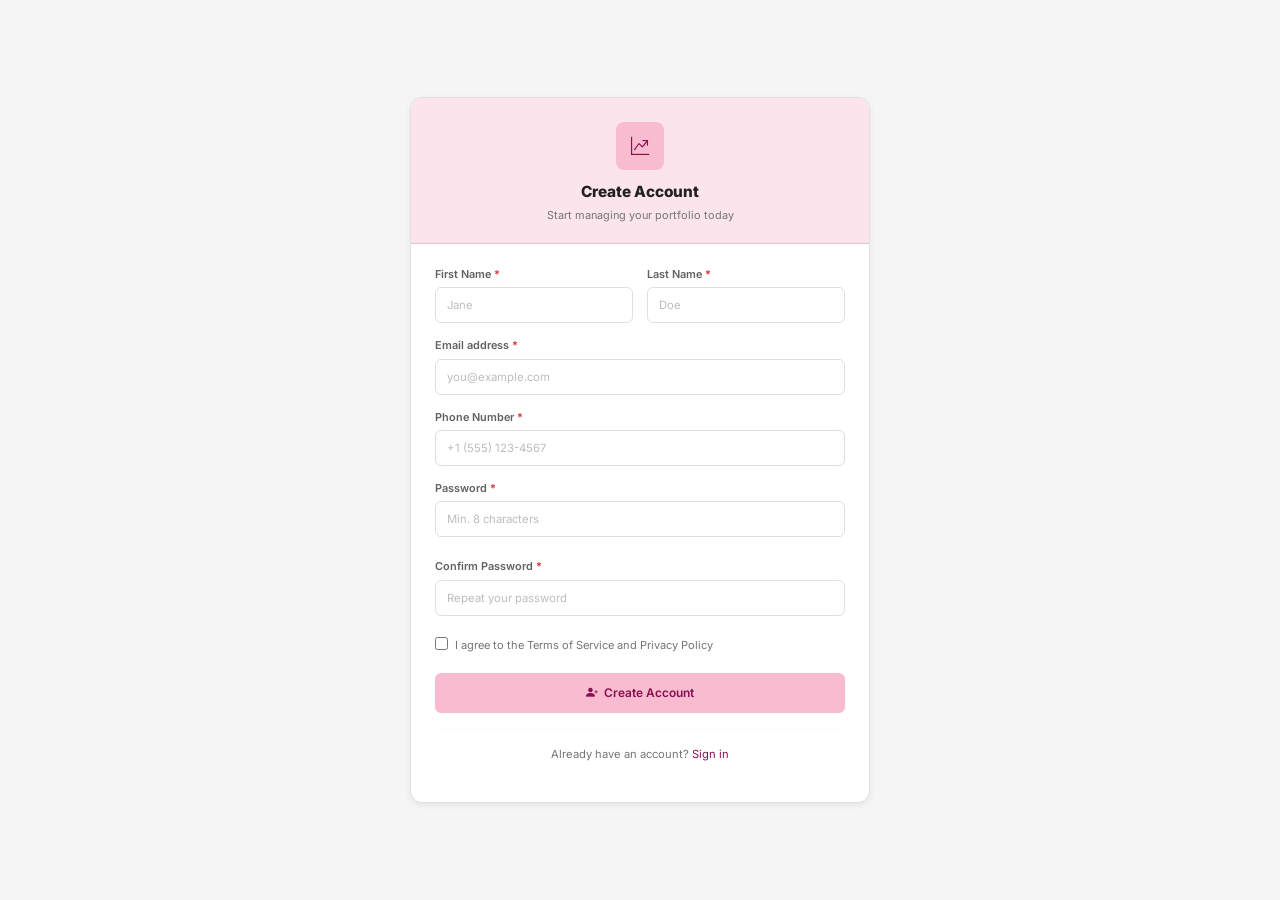
<file: frontend/signup.html>
<!DOCTYPE html>
<html lang="en">
<head>
  <title>Create Account - Portfolio Manager</title>
  <meta charset="UTF-8"/>
  <meta name="viewport" content="width=device-width,initial-scale=1.0"/>

  <link rel="stylesheet" href="https://cdn.jsdelivr.net/npm/bootstrap@5.3.3/dist/css/bootstrap.min.css"/>
  <link rel="stylesheet" href="https://cdn.jsdelivr.net/npm/bootstrap-icons@1.11.3/font/bootstrap-icons.min.css"/>
  <link href="https://fonts.googleapis.com/css2?family=Inter:wght@400;500;600;700;800&display=swap" rel="stylesheet"/>
  <link rel="stylesheet" href="css/style.css"/>
</head>

<body>

<div class="pm-auth-page">

  <div class="pm-auth-card" style="max-width:460px;">

    <div class="pm-auth-card__top">
      <div class="pm-auth-logo">
        <i class="bi bi-graph-up-arrow"></i>
      </div>

      <div class="pm-auth-card__ttl">
        Create Account
      </div>

      <div class="pm-auth-card__sub">
        Start managing your portfolio today
      </div>
    </div>


    <div class="pm-auth-card__bd">

      <div id="signupAlert" class="pm-alert pm-alert--danger mb-3 d-none">
        <i class="bi bi-exclamation-circle-fill"></i>
        <span id="signupAlertMsg">Error.</span>
      </div>


      <div id="signupSuccess" class="pm-alert pm-alert--success mb-3 d-none">
        <i class="bi bi-check-circle-fill"></i>
        Account created!
        <a href="login.html">Sign in now</a>
      </div>



      <form id="signupForm" novalidate>


        <div class="row g-3 mb-3">

          <div class="col-6">
            <label class="pm-label">
              First Name <span class="req">*</span>
            </label>

            <input 
              type="text"
              id="firstName"
              class="pm-input"
              placeholder="Jane"
              required/>
          </div>


          <div class="col-6">
            <label class="pm-label">
              Last Name <span class="req">*</span>
            </label>

            <input 
              type="text"
              id="lastName"
              class="pm-input"
              placeholder="Doe"
              required/>
          </div>

        </div>



        <div class="mb-3">

          <label class="pm-label">
            Email address <span class="req">*</span>
          </label>

          <input 
            type="email"
            id="signupEmail"
            class="pm-input"
            placeholder="you@example.com"
            required/>

        </div>




        <div class="mb-3">

          <label class="pm-label">
            Phone Number <span class="req">*</span>
          </label>

          <input 
            type="tel"
            id="phone"
            class="pm-input"
            placeholder="+1 (555) 123-4567"
            required/>

        </div>




        <div class="mb-4">

          <label class="pm-label">
            Password <span class="req">*</span>
          </label>

          <input 
            type="password"
            id="signupPwd"
            class="pm-input"
            placeholder="Min. 8 characters"
            minlength="8"
            required/>

        </div>



        <div class="mb-4">

          <label class="pm-label">
            Confirm Password <span class="req">*</span>
          </label>

          <input 
            type="password"
            id="confirmPwd"
            class="pm-input"
            placeholder="Repeat your password"
            required/>

        </div>




        <div style="display:flex;align-items:flex-start;gap:7px;margin-bottom:18px;font-size:.79rem;color:var(--gray-600);">

          <input 
            type="checkbox"
            id="terms"
            required/>

          <label>
            I agree to the Terms of Service and Privacy Policy
          </label>

        </div>



        <button 
          type="submit"
          id="signupBtn"
          class="pm-btn pm-btn--primary pm-btn--full pm-btn--lg">

          <i class="bi bi-person-plus-fill"></i>
          Create Account

        </button>


      </form>



      <hr style="border-color:var(--gray-200);margin:16px 0;"/>


      <p style="text-align:center;font-size:.8rem;color:var(--gray-600);">

        Already have an account?

        <a href="login.html">
          Sign in
        </a>

      </p>


    </div>

  </div>

</div>



<script src="https://cdn.jsdelivr.net/npm/bootstrap@5.3.3/dist/js/bootstrap.bundle.min.js"></script>

<script src="js/api.js"></script>
<script src="js/auth.js"></script>



<script>

redirectIfAuthenticated();



document.getElementById("signupForm")
.addEventListener("submit", async function(e){


e.preventDefault();



let alertBox=document.getElementById("signupAlert");
let success=document.getElementById("signupSuccess");
let msg=document.getElementById("signupAlertMsg");


alertBox.classList.add("d-none");
success.classList.add("d-none");



let firstName=document.getElementById("firstName").value.trim();

let lastName=document.getElementById("lastName").value.trim();

let email=document.getElementById("signupEmail").value.trim();

let phone=document.getElementById("phone").value.trim();

let password=document.getElementById("signupPwd").value;

let confirm=document.getElementById("confirmPwd").value;



if(!firstName || !lastName){

msg.textContent="Please enter your full name.";

alertBox.classList.remove("d-none");

return;

}



if(!/^[^\s@]+@[^\s@]+\.[^\s@]+$/.test(email)){

msg.textContent="Enter a valid email address.";

alertBox.classList.remove("d-none");

return;

}



const phoneDigits = (phone.match(/\d/g) || []).length;

if(!/^[+()\-\s0-9]+$/.test(phone) || phoneDigits < 7 || phoneDigits > 15){

msg.textContent="Phone number must be 7 to 15 digits and may include +, spaces, hyphens, or parentheses.";

alertBox.classList.remove("d-none");

return;

}



if(password.length < 6){

msg.textContent="Password must contain minimum 6 characters.";

alertBox.classList.remove("d-none");

return;

}



if(password !== confirm){

msg.textContent="Passwords do not match.";

alertBox.classList.remove("d-none");

return;

}



if(!document.getElementById("terms").checked){

msg.textContent="Please accept terms and conditions.";

alertBox.classList.remove("d-none");

return;

}



let btn=document.getElementById("signupBtn");

btn.disabled=true;



try{


await registerCustomer({

    customerName: firstName + " " + lastName,
    username: email,
    password: password,
    email: email,
    phoneNumber: phone

});


// Automatically login after successful registration

let loginResponse = await loginCustomer({

    username: email,
    password: password

});


let customerId = loginResponse.customerId ||
    (loginResponse.data && loginResponse.data.customerId);


let customerName = loginResponse.customerName ||
    (loginResponse.data && loginResponse.data.customerName) ||
    (firstName + " " + lastName);



if (!customerId) {

    throw new Error("Registration successful but automatic login failed.");

}



// Save user session

setAuthSession(customerId, customerName);


// Redirect to application

window.location.href = "dashboard.html";
} catch (error) {

    msg.textContent = error.message || "Registration failed.";
    alertBox.classList.remove("d-none");

} finally {

    btn.disabled = false;

}
}); // End of submit event listener
//}); // End of submit event listener


</script>


</body>
</html>
</file>
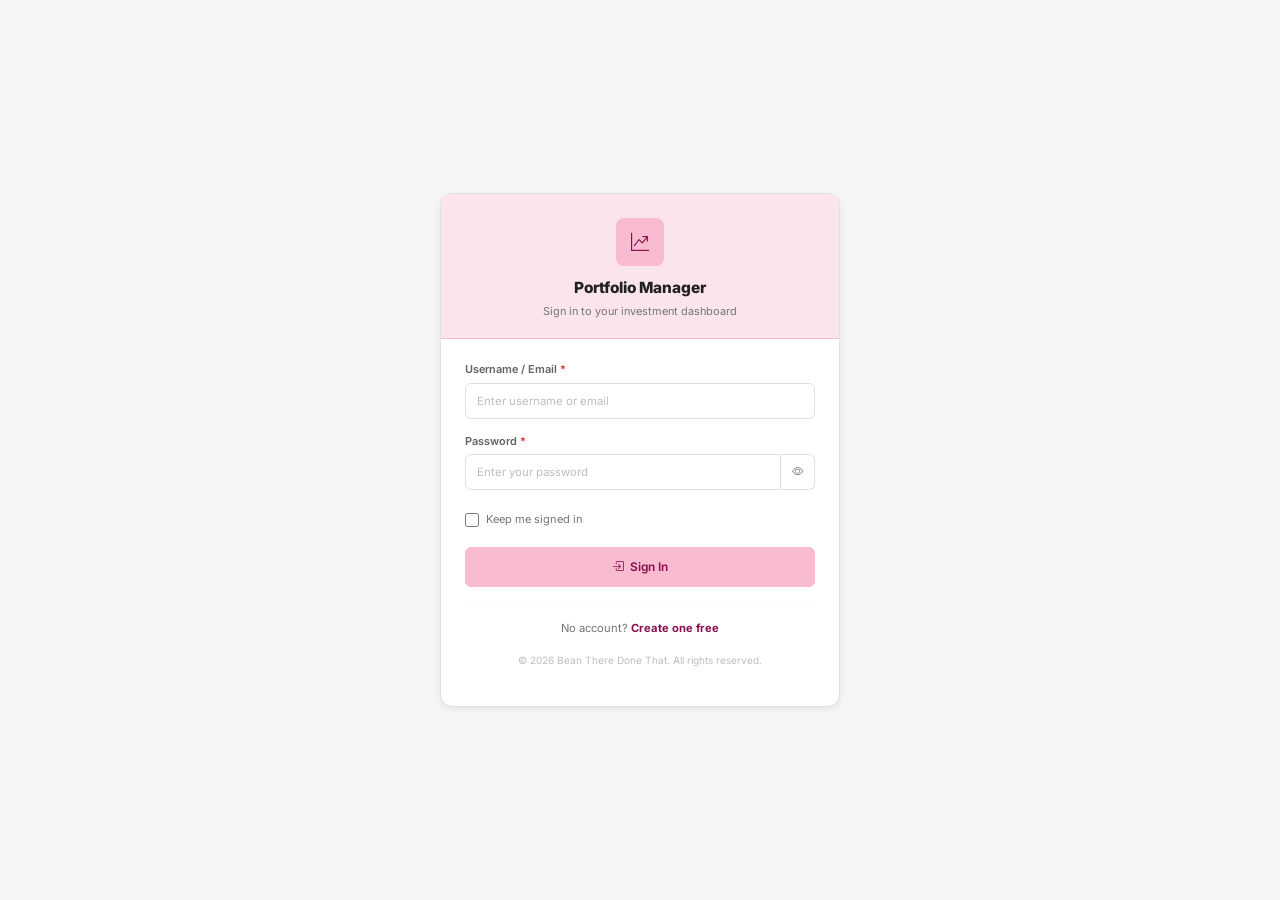
<file: frontend/transactions.html>
<!DOCTYPE html>
<html lang="en">
<head>
  <title>Transactions - Portfolio Manager</title>
  <meta charset="UTF-8"/><meta name="viewport" content="width=device-width,initial-scale=1.0"/>
  <link rel="stylesheet" href="https://cdn.jsdelivr.net/npm/bootstrap@5.3.3/dist/css/bootstrap.min.css" crossorigin="anonymous"/>
  <link rel="stylesheet" href="https://cdn.jsdelivr.net/npm/bootstrap-icons@1.11.3/font/bootstrap-icons.min.css"/>
  <link href="https://fonts.googleapis.com/css2?family=Inter:wght@400;500;600;700;800&display=swap" rel="stylesheet"/>
  <link rel="stylesheet" href="css/style.css"/>
</head>
<body>
  <div class="pm-overlay" id="overlay"></div>
  <nav class="pm-navbar">
    <a class="pm-navbar__brand" href="dashboard.html">
      <div class="pm-navbar__brand-icon"><i class="bi bi-graph-up-arrow"></i></div>
      <span class="pm-navbar__brand-name">Portfolio Manager</span>
    </a>
    <div class="pm-navbar__actions">
      <div class="dropdown">
        <button class="pm-navbar__avatar" data-bs-toggle="dropdown" data-initials aria-expanded="false">JD</button>
        <ul class="dropdown-menu dropdown-menu-end" style="border-radius:var(--r-lg);border:1px solid var(--gray-300);min-width:190px;padding:4px;">
          <li><div class="px-3 py-2"><div style="font-weight:700;font-size:.82rem;" data-user-name>Jane Doe</div><div style="font-size:.75rem;color:var(--gray-500);" data-user-email>jane@example.com</div></div></li>
          <li><hr class="dropdown-divider" style="border-color:var(--gray-200);"/></li>
          <li><a class="dropdown-item" href="profile.html" style="font-size:.82rem;"><i class="bi bi-person me-2"></i>Profile</a></li>
          <li><hr class="dropdown-divider" style="border-color:var(--gray-200);"/></li>
          <li><button class="dropdown-item text-danger" style="font-size:.82rem;" data-logout><i class="bi bi-box-arrow-right me-2"></i>Sign Out</button></li>
        </ul>
      </div>
      <button class="pm-navbar__hamburger" id="hamburger" aria-label="Menu"><i class="bi bi-list"></i></button>
    </div>
  </nav>
  <aside class="pm-sidebar" id="sidebar">
    <div class="pm-sidebar__section">Menu</div>
    <ul class="pm-sidebar__nav">
      <li><a href="dashboard.html"><i class="bi bi-grid-1x2-fill"></i><span>Dashboard</span></a></li>
      <li><a href="portfolios.html"><i class="bi bi-folder2-open"></i><span>Portfolios</span></a></li>
      <li><a href="investments.html"><i class="bi bi-bar-chart-fill"></i><span>Investments</span></a></li>
      <li><a href="transactions.html" class="active" aria-current="page"><i class="bi bi-arrow-left-right"></i><span>Transactions</span></a></li>
      <li><a href="analytics.html"><i class="bi bi-pie-chart-fill"></i><span>Analytics</span></a></li>
    </ul>
  </aside>
  <main class="pm-main" id="main">
    <div class="pm-page-header">
      <div>
        <div class="pm-breadcrumb"><a href="dashboard.html">Dashboard</a><span class="sep">/</span><span class="current">Transactions</span></div>
        <h1 class="pm-page-title">Transactions</h1>
        <p class="pm-page-sub">Complete transaction history across all portfolios.</p>
      </div>
      <div style="display:flex;gap:8px;">
        <button class="pm-btn pm-btn--primary" data-bs-toggle="modal" data-bs-target="#createTransactionModal"><i class="bi bi-plus-lg"></i> Add Transaction</button>
        <button type="button" class="pm-btn pm-btn--outline" data-bs-toggle="modal" data-bs-target="#transactionImportModal"><i class="bi bi-upload"></i> Import</button>
        <button type="button" id="exportTransactionsBtn" class="pm-btn pm-btn--outline"><i class="bi bi-download"></i> Export</button>
      </div>
    </div>

    <!-- Summary -->
    <div class="row g-3 mb-4">
      <div class="col-6 col-md-3"><div class="pm-stat"><div class="pm-stat__icon pm-stat__icon--pink"><i class="bi bi-receipt"></i></div><div class="pm-stat__lbl">Total Txns</div><div class="pm-stat__val" id="summaryTotalTxns">0</div></div></div>
      <div class="col-6 col-md-3"><div class="pm-stat"><div class="pm-stat__icon pm-stat__icon--green"><i class="bi bi-arrow-down-circle-fill"></i></div><div class="pm-stat__lbl">Buy Orders</div><div class="pm-stat__val" id="summaryBuyOrders">0</div></div></div>
      <div class="col-6 col-md-3"><div class="pm-stat"><div class="pm-stat__icon pm-stat__icon--red"><i class="bi bi-arrow-up-circle-fill"></i></div><div class="pm-stat__lbl">Sell Orders</div><div class="pm-stat__val" id="summarySellOrders">0</div></div></div>
      <div class="col-6 col-md-3"><div class="pm-stat"><div class="pm-stat__icon pm-stat__icon--blue"><i class="bi bi-currency-rupee"></i></div><div class="pm-stat__lbl">Total Volume</div><div class="pm-stat__val" id="summaryTotalVolume">&#8377;0</div></div></div>
    </div>

    <!-- Filters -->
    <div class="pm-card mb-3">
      <div class="pm-card__bd" style="padding:12px 16px;">
        <div style="display:flex;gap:8px;flex-wrap:wrap;align-items:center;">
          <div style="position:relative;"><i class="bi bi-search" style="position:absolute;left:9px;top:50%;transform:translateY(-50%);color:var(--gray-500);font-size:.8rem;pointer-events:none;"></i><input type="text" id="transactionSearch" class="pm-input" placeholder="Search symbol..." style="padding-left:28px;width:160px;height:34px;"/></div>
          <select id="transactionTypeFilter" class="pm-input" style="width:130px;height:34px;"><option value="">All Types</option><option>BUY</option><option>SELL</option></select>
          <input type="date" id="transactionFromDate" class="pm-input" style="width:140px;height:34px;" title="From date"/>
          <input type="date" id="transactionToDate" class="pm-input" style="width:140px;height:34px;" title="To date"/>
          <select id="transactionDisplayCurrency" class="pm-input" style="width:130px;height:34px;" aria-label="Display currency"></select>
          <button id="clearTransactionFiltersBtn" type="button" class="pm-btn pm-btn--outline pm-btn--sm"><i class="bi bi-x-lg"></i> Clear</button>
        </div>
      </div>
    </div>

    <!-- Transactions Table -->
    <div class="pm-card">
      <div class="pm-card__hd"><span class="pm-card__title"><i class="bi bi-arrow-left-right"></i> Transaction History</span><span id="transactionTableInfo" style="font-size:.78rem;color:var(--gray-500);">0 records</span></div>
      <div id="transactionInlineAlert" class="pm-alert pm-alert--danger m-3 d-none"><i class="bi bi-exclamation-circle-fill"></i>Error loading data.</div>
      <div class="pm-card__bd--bare">
        <div class="pm-tbl-wrap">
          <table class="pm-tbl" id="transactionTable">
            <thead><tr><th>Transaction ID</th><th>Company Name</th><th>Symbol</th><th>Asset Type</th><th>Currency</th><th>Transaction Type</th><th>Quantity</th><th>Price</th><th>Amount</th><th>Date</th><th style="text-align:center;">Actions</th></tr></thead>
            <tbody>
              <tr><td colspan="11" style="padding:24px;text-align:center;color:var(--gray-500);"><span class="spinner-border spinner-border-sm me-2" role="status" aria-hidden="true"></span>Loading transactions...</td></tr>
            </tbody>
          </table>
        </div>
      </div>
      <div class="pm-card__ft" style="display:flex;align-items:center;justify-content:space-between;">
        <span id="transactionFooterText" style="font-size:.78rem;color:var(--gray-500);">Showing 0 of 0 records</span>
        <div class="pm-pagination"><button class="pm-pg-btn" disabled><i class="bi bi-chevron-left"></i></button><button class="pm-pg-btn active">1</button><button class="pm-pg-btn" disabled><i class="bi bi-chevron-right"></i></button></div>
      </div>
    </div>

    <div class="modal fade" id="createTransactionModal" tabindex="-1">
      <div class="modal-dialog modal-dialog-centered">
        <div class="modal-content">
          <div class="modal-header"><h5 class="modal-title"><i class="bi bi-plus-circle-fill me-2" style="color:var(--pink-400);"></i>Add Transaction</h5><button type="button" class="btn-close" data-bs-dismiss="modal"></button></div>
          <form id="createTransactionForm">
            <div class="modal-body">
              <div id="createTransactionAlert" class="alert alert-danger d-none" role="alert"></div>
              <div class="mb-3"><label class="pm-label" for="createInvestmentId">Investment <span class="req">*</span></label><select id="createInvestmentId" class="pm-input" required><option value="">Select investment...</option></select></div>
              <div class="mb-3"><label class="pm-label" for="createTransactionType">Transaction Type <span class="req">*</span></label><select id="createTransactionType" class="pm-input" required><option value="">Select type...</option><option>BUY</option><option>SELL</option></select></div>
              <div class="mb-3"><label class="pm-label" for="createQuantity">Quantity <span class="req">*</span></label><input id="createQuantity" type="number" class="pm-input" min="0" step="any" required/></div>
              <div class="mb-3"><label class="pm-label" for="createTransactionPrice">Price <span class="req">*</span> <span id="createTransactionPriceCurrencyHint" style="color:var(--gray-500);font-weight:600;">(INR)</span></label><input id="createTransactionPrice" type="number" class="pm-input" min="0" step="0.01" required/></div>
              <div class="mb-3"><label class="pm-label" for="createTransactionDate">Transaction Date <span class="req">*</span></label><input id="createTransactionDate" type="date" class="pm-input" required/></div>
            </div>
            <div class="modal-footer"><button type="button" class="pm-btn pm-btn--outline" data-bs-dismiss="modal">Cancel</button><button id="createTransactionSubmitBtn" type="submit" class="pm-btn pm-btn--primary"><i class="bi bi-check-lg"></i> Create</button></div>
          </form>
        </div>
      </div>
    </div>

    <div class="modal fade" id="deleteTransactionModal" tabindex="-1">
      <div class="modal-dialog modal-dialog-centered modal-sm">
        <div class="modal-content">
          <div class="modal-header"><h5 class="modal-title text-danger"><i class="bi bi-exclamation-triangle me-2"></i>Confirm Delete</h5><button type="button" class="btn-close" data-bs-dismiss="modal"></button></div>
          <div class="modal-body text-center"><i class="bi bi-trash3" style="font-size:2rem;color:var(--gray-300);display:block;margin-bottom:8px;"></i><p style="font-size:.85rem;">Are you sure you want to delete <strong id="deleteTransactionName">this transaction</strong>? This cannot be undone.</p></div>
          <div class="modal-footer justify-content-center gap-2"><button type="button" class="pm-btn pm-btn--outline" data-bs-dismiss="modal">Cancel</button><button id="confirmDeleteTransactionBtn" type="button" class="pm-btn pm-btn--danger">Delete</button></div>
        </div>
      </div>
    </div>

    <div class="modal fade" id="transactionImportModal" tabindex="-1">
      <div class="modal-dialog modal-dialog-centered">
        <div class="modal-content">
          <div class="modal-header"><h5 class="modal-title"><i class="bi bi-upload me-2" style="color:var(--pink-400);"></i>Import Transactions</h5><button type="button" class="btn-close" data-bs-dismiss="modal"></button></div>
          <form id="transactionImportForm">
            <div class="modal-body">
              <div id="transactionImportAlert" class="alert d-none" role="alert"></div>
              <p style="font-size:.82rem;color:var(--gray-600);margin-bottom:12px;">Download the template, fill it with transaction rows, then upload the completed CSV or Excel file.</p>
              <div class="d-flex gap-2 flex-wrap mb-3">
                <button type="button" id="downloadTransactionTemplateBtn" class="pm-btn pm-btn--outline pm-btn--sm"><i class="bi bi-file-earmark-arrow-down"></i> Download Import Template</button>
              </div>
              <div class="mb-3">
                <label class="pm-label" for="transactionImportFile">CSV or Excel file</label>
                <input id="transactionImportFile" type="file" class="pm-input" accept=".csv,.xlsx,.xls" required/>
              </div>
              <div id="transactionImportSummary" class="d-none"></div>
            </div>
            <div class="modal-footer"><button type="button" class="pm-btn pm-btn--outline" data-bs-dismiss="modal">Close</button><button id="transactionImportSubmitBtn" type="submit" class="pm-btn pm-btn--primary"><i class="bi bi-upload"></i> Import</button></div>
          </form>
        </div>
      </div>
    </div>
  </main>
  <div class="pm-toast-stack" id="toasts"></div>
  <script src="https://cdn.jsdelivr.net/npm/bootstrap@5.3.3/dist/js/bootstrap.bundle.min.js" crossorigin="anonymous"></script>
  <script src="js/api.js"></script>
  <script src="js/auth.js"></script>
  <script src="js/currency.js"></script>
  <script src="js/transaction.js"></script>

  <script>
    var sb = document.getElementById('sidebar'), ov = document.getElementById('overlay');
    document.getElementById('hamburger').addEventListener('click', function(){ sb.classList.add('open'); ov.classList.add('active'); });
    ov.addEventListener('click', function(){ sb.classList.remove('open'); ov.classList.remove('active'); });
  </script>
</body>
</html>
</file>
<file: frontend/css/style.css>
﻿/* ================================================================
   Portfolio Manager — Global Design System
   Theme  : Enterprise Banking / Investment Platform
   Colors : Baby Pink (#F8BBD0) · White · Light Gray
   Rule   : No gradients · No animations · Flat enterprise UI
   ================================================================ */

/* ── CSS Custom Properties ───────────────────────────────────── */
:root {
  --pink-100:  #FCE4EC;
  --pink-200:  #F8BBD0;   /* Baby Pink — primary accent */
  --pink-300:  #F48FB1;
  --pink-400:  #F06292;
  --pink-txt:  #880E4F;   /* Dark pink for text on pink bg */

  --white:     #FFFFFF;
  --gray-50:   #FAFAFA;
  --gray-100:  #F5F5F5;   /* Page background */
  --gray-200:  #EEEEEE;
  --gray-300:  #E0E0E0;   /* Borders */
  --gray-400:  #BDBDBD;
  --gray-500:  #9E9E9E;   /* Muted text */
  --gray-600:  #757575;
  --gray-700:  #616161;
  --gray-800:  #424242;
  --gray-900:  #212121;   /* Primary text */

  --success:   #388E3C; --success-bg: #E8F5E9;
  --danger:    #D32F2F; --danger-bg:  #FFEBEE;
  --warning:   #F57C00; --warning-bg: #FFF3E0;
  --info:      #1976D2; --info-bg:    #E3F2FD;

  --sidebar-w: 250px;
  --sidebar-c: 68px;
  --nav-h:     60px;
  --pad:       24px;

  --font:      'Inter','Segoe UI',system-ui,sans-serif;
  --sh-xs:     0 1px 3px rgba(0,0,0,.06);
  --sh-sm:     0 2px 6px rgba(0,0,0,.07);
  --sh-md:     0 4px 12px rgba(0,0,0,.09);

  --r-xs: 4px; --r-sm: 6px; --r-md: 8px; --r-lg: 12px;
  --tr:   background-color .15s ease, color .15s ease, border-color .15s ease;
}

:root[data-theme='dark'] {
  --pink-100:  #442833;
  --pink-200:  #b9738d;
  --pink-300:  #d48ea8;
  --pink-400:  #f2acc4;
  --pink-txt:  #ffe1ec;

  --white:     #12161c;
  --gray-50:   #1a1f27;
  --gray-100:  #0f1319;
  --gray-200:  #2a323d;
  --gray-300:  #364151;
  --gray-400:  #667287;
  --gray-500:  #8b97aa;
  --gray-600:  #a2adbf;
  --gray-700:  #bcc4d1;
  --gray-800:  #d5dbe6;
  --gray-900:  #eff3f8;

  --success:   #63d67b;
  --success-bg:#13311e;
  --danger:    #ff8a8a;
  --danger-bg: #3e1f25;
  --warning:   #ffbf66;
  --warning-bg:#3a2a14;
  --info:      #6cb7ff;
  --info-bg:   #132b45;

  --sh-xs:     0 1px 3px rgba(0,0,0,.35);
  --sh-sm:     0 2px 6px rgba(0,0,0,.4);
  --sh-md:     0 8px 18px rgba(0,0,0,.45);
}

/* ── Reset ───────────────────────────────────────────────────── */
*,*::before,*::after { box-sizing:border-box; margin:0; padding:0; }
html { font-size:14px; scroll-behavior:smooth; }
body { font-family:var(--font); background:var(--gray-100); color:var(--gray-900);
       line-height:1.6; -webkit-font-smoothing:antialiased; }
:root[data-theme='dark'] body { color-scheme:dark; }
a    { color:var(--pink-txt); text-decoration:none; transition:var(--tr); }
a:hover { color:var(--pink-400); }
img  { max-width:100%; display:block; }
::-webkit-scrollbar { width:5px; height:5px; }
::-webkit-scrollbar-track { background:var(--gray-100); }
::-webkit-scrollbar-thumb { background:var(--gray-300); border-radius:99px; }

/* ================================================================
   NAVBAR
================================================================ */
.pm-navbar {
  position:fixed; top:0; left:0; right:0; height:var(--nav-h);
  background:var(--white); border-bottom:1px solid var(--gray-300);
  display:flex; align-items:center; padding:0 16px; z-index:1040; gap:8px;
}
.pm-navbar__brand {
  display:flex; align-items:center; gap:10px;
  min-width:var(--sidebar-w); padding-right:16px;
  border-right:1px solid var(--gray-200); text-decoration:none;
}
.pm-navbar__brand-icon {
  width:34px; height:34px; background:var(--pink-200);
  border-radius:var(--r-sm); display:flex; align-items:center;
  justify-content:center; flex-shrink:0;
}
.pm-navbar__brand-icon i { font-size:1rem; color:var(--pink-txt); }
.pm-navbar__brand-name  { font-size:.9rem; font-weight:700; color:var(--gray-900); white-space:nowrap; }
.pm-navbar__search      { flex:1; max-width:320px; position:relative; margin-left:12px; }
.pm-navbar__search input {
  width:100%; height:34px; background:var(--gray-100);
  border:1px solid var(--gray-300); border-radius:var(--r-sm);
  padding:0 12px 0 32px; font-size:.8rem; color:var(--gray-900); outline:none; transition:var(--tr);
}
.pm-navbar__search input:focus { border-color:var(--pink-300); background:var(--white); }
.pm-navbar__search i { position:absolute; left:9px; top:50%; transform:translateY(-50%); color:var(--gray-500); font-size:.8rem; pointer-events:none; }
.pm-navbar__actions { display:flex; align-items:center; gap:2px; margin-left:auto; }
.pm-theme-toggle { margin-right:8px; }
.pm-navbar__icon-btn {
  width:34px; height:34px; border:none; background:transparent;
  border-radius:var(--r-sm); display:flex; align-items:center;
  justify-content:center; color:var(--gray-600); font-size:.95rem; cursor:pointer; transition:var(--tr); position:relative;
}
.pm-navbar__icon-btn:hover { background:var(--pink-100); color:var(--pink-txt); }
.pm-navbar__badge { position:absolute; top:6px; right:6px; width:7px; height:7px; background:var(--danger); border-radius:50%; border:1.5px solid var(--white); }
.pm-navbar__divider { width:1px; height:24px; background:var(--gray-300); margin:0 4px; }
.pm-navbar__avatar {
  width:32px; height:32px; background:var(--pink-200); border-radius:50%; border:none;
  display:flex; align-items:center; justify-content:center;
  font-size:.75rem; font-weight:700; color:var(--pink-txt); cursor:pointer; transition:var(--tr);
}
.pm-navbar__avatar:hover { background:var(--pink-300); }
.pm-navbar__hamburger {
  display:none; width:34px; height:34px; border:none; background:transparent;
  border-radius:var(--r-sm); align-items:center; justify-content:center;
  color:var(--gray-700); font-size:1.1rem; cursor:pointer; transition:var(--tr);
}
.pm-navbar__hamburger:hover { background:var(--gray-100); }

/* ================================================================
   SIDEBAR
================================================================ */
.pm-sidebar {
  position:fixed; top:var(--nav-h); left:0; bottom:0; width:var(--sidebar-w);
  background:var(--white); border-right:1px solid var(--gray-300);
  display:flex; flex-direction:column; overflow-y:auto; overflow-x:hidden; z-index:1030;
}
.pm-sidebar__section { padding:14px 14px 3px; font-size:.68rem; font-weight:700; text-transform:uppercase; letter-spacing:1.2px; color:var(--gray-400); }
.pm-sidebar__nav { list-style:none; padding:4px 8px; }
.pm-sidebar__nav li+li { margin-top:1px; }
.pm-sidebar__nav a {
  display:flex; align-items:center; gap:9px; padding:8px 10px;
  border-radius:var(--r-sm); color:var(--gray-700); font-size:.83rem;
  font-weight:500; white-space:nowrap; transition:var(--tr); text-decoration:none;
}
.pm-sidebar__nav a i { font-size:.95rem; width:16px; text-align:center; flex-shrink:0; }
.pm-sidebar__nav a:hover { background:var(--pink-100); color:var(--pink-txt); }
.pm-sidebar__nav a.active { background:var(--pink-200); color:var(--pink-txt); font-weight:600; }
.nav-badge {
  margin-left:auto; background:var(--pink-100); color:var(--pink-txt);
  font-size:.66rem; font-weight:700; padding:1px 6px; border-radius:99px; border:1px solid var(--pink-200);
}
.pm-sidebar__nav a.active .nav-badge { background:var(--white); }
.pm-sidebar__divider { height:1px; background:var(--gray-200); margin:6px 14px; }
.pm-sidebar__user {
  margin-top:auto; padding:10px 14px; border-top:1px solid var(--gray-200);
  display:flex; align-items:center; gap:9px;
}
.pm-sidebar__user-av {
  width:30px; height:30px; background:var(--pink-200); border-radius:50%;
  display:flex; align-items:center; justify-content:center;
  font-size:.72rem; font-weight:700; color:var(--pink-txt); flex-shrink:0;
}
.pm-sidebar__user-name { font-size:.8rem; font-weight:600; color:var(--gray-800); overflow:hidden; text-overflow:ellipsis; white-space:nowrap; }
.pm-sidebar__user-role { font-size:.7rem; color:var(--gray-500); }
.pm-sidebar__user-exit { margin-left:auto; width:26px; height:26px; border:none; background:transparent; border-radius:var(--r-xs); color:var(--gray-500); font-size:.82rem; cursor:pointer; display:flex; align-items:center; justify-content:center; transition:var(--tr); }
.pm-sidebar__user-exit:hover { background:var(--pink-100); color:var(--pink-txt); }

/* ================================================================
   MAIN CONTENT
================================================================ */
.pm-main { margin-left:var(--sidebar-w); margin-top:var(--nav-h); padding:var(--pad); min-height:calc(100vh - var(--nav-h)); }
.pm-page-header { margin-bottom:18px; display:flex; align-items:flex-start; justify-content:space-between; gap:12px; flex-wrap:wrap; }
.pm-page-title { font-size:1.3rem; font-weight:800; color:var(--gray-900); letter-spacing:-.2px; margin-bottom:1px; }
.pm-page-sub   { font-size:.82rem; color:var(--gray-500); }
.pm-breadcrumb { display:flex; align-items:center; gap:5px; font-size:.75rem; color:var(--gray-500); margin-bottom:3px; }
.pm-breadcrumb a { color:var(--gray-500); }
.pm-breadcrumb a:hover { color:var(--pink-txt); }
.pm-breadcrumb .sep { color:var(--gray-400); }
.pm-breadcrumb .current { color:var(--gray-700); font-weight:600; }

/* ================================================================
   CARDS
================================================================ */
.pm-card { background:var(--white); border:1px solid var(--gray-300); border-radius:var(--r-md); box-shadow:var(--sh-xs); }
.pm-card__hd { padding:12px 16px; border-bottom:1px solid var(--gray-200); display:flex; align-items:center; justify-content:space-between; gap:10px; }
.pm-card__title { font-size:.87rem; font-weight:700; color:var(--gray-800); display:flex; align-items:center; gap:7px; }
.pm-card__title i { color:var(--pink-400); font-size:.9rem; }
.pm-card__bd { padding:16px; }
.pm-card__bd--bare { padding:0; }
.pm-card__ft { padding:10px 16px; border-top:1px solid var(--gray-200); background:var(--gray-50); border-radius:0 0 var(--r-md) var(--r-md); }

.pm-chart-surface {
  background: var(--gray-50);
  border: 1px dashed var(--gray-300);
  border-radius: var(--r-sm);
  display: flex;
  align-items: center;
  justify-content: center;
}

.pm-chart-surface--md { height: 260px; }
.pm-chart-surface--lg { height: 320px; }

.pm-insight-card {
  border: 1px solid var(--gray-300);
  border-radius: var(--r-sm);
  background: var(--gray-50);
}

.pm-insight-card__head {
  display: flex;
  justify-content: space-between;
  align-items: center;
  margin-bottom: 8px;
}

.pm-insight-card__icon {
  font-size: 1rem;
  color: var(--gray-600);
}

.pm-insight-card__title {
  font-size: .72rem;
  color: var(--gray-500);
  text-transform: uppercase;
  letter-spacing: .8px;
  margin-bottom: 4px;
}

.pm-insight-card__value {
  font-weight: 700;
  font-size: .92rem;
  margin-bottom: 5px;
  color: var(--gray-900);
}

.pm-insight-card__sub {
  font-size: .8rem;
  color: var(--gray-600);
}

/* Stat card */
.pm-stat { background:var(--white); border:1px solid var(--gray-300); border-radius:var(--r-md); padding:16px; box-shadow:var(--sh-xs); }
.pm-stat__icon { width:42px; height:42px; border-radius:var(--r-sm); display:flex; align-items:center; justify-content:center; font-size:1.1rem; margin-bottom:10px; }
.pm-stat__icon--pink  { background:var(--pink-100);    color:var(--pink-txt); }
.pm-stat__icon--green { background:var(--success-bg);  color:var(--success); }
.pm-stat__icon--blue  { background:var(--info-bg);     color:var(--info); }
.pm-stat__icon--red   { background:var(--danger-bg);   color:var(--danger); }
.pm-stat__icon--amber { background:var(--warning-bg);  color:var(--warning); }
.pm-stat__icon--gray  { background:var(--gray-100);    color:var(--gray-700); }
.pm-stat__lbl  { font-size:.7rem; font-weight:700; text-transform:uppercase; letter-spacing:.8px; color:var(--gray-500); margin-bottom:3px; }
.pm-stat__val  { font-size:1.45rem; font-weight:800; color:var(--gray-900); letter-spacing:-.4px; line-height:1.1; margin-bottom:5px; }
.pm-stat__dlt  { font-size:.76rem; font-weight:600; display:flex; align-items:center; gap:3px; }
.delta-up   { color:var(--success); }
.delta-down { color:var(--danger); }
.delta-flat { color:var(--gray-500); }

/* ================================================================
   TABLE
================================================================ */
.pm-tbl-wrap { overflow-x:auto; }
.pm-tbl { width:100%; border-collapse:collapse; font-size:.81rem; }
.pm-tbl thead th {
  background:var(--gray-50); color:var(--gray-600); font-size:.7rem; font-weight:700;
  text-transform:uppercase; letter-spacing:.8px; padding:9px 13px;
  border-bottom:1px solid var(--gray-300); white-space:nowrap;
}
.pm-tbl thead th:first-child { padding-left:16px; }
.pm-tbl thead th:last-child  { padding-right:16px; }
.pm-tbl tbody td { padding:10px 13px; border-bottom:1px solid var(--gray-200); vertical-align:middle; color:var(--gray-800); }
.pm-tbl tbody td:first-child { padding-left:16px; }
.pm-tbl tbody td:last-child  { padding-right:16px; }
.pm-tbl tbody tr:last-child td { border-bottom:none; }
.pm-tbl tbody tr:hover { background:var(--gray-50); }

/* ================================================================
   BADGES
================================================================ */
.pm-badge { display:inline-flex; align-items:center; gap:3px; padding:2px 7px; border-radius:var(--r-xs); font-size:.7rem; font-weight:600; border:1px solid transparent; }
.pm-badge--pink  { background:var(--pink-100);   color:var(--pink-txt);  border-color:var(--pink-200); }
.pm-badge--green { background:var(--success-bg); color:var(--success);   border-color:#C8E6C9; }
.pm-badge--red   { background:var(--danger-bg);  color:var(--danger);    border-color:#FFCDD2; }
.pm-badge--blue  { background:var(--info-bg);    color:var(--info);      border-color:#BBDEFB; }
.pm-badge--amber { background:var(--warning-bg); color:var(--warning);   border-color:#FFE0B2; }
.pm-badge--gray  { background:var(--gray-100);   color:var(--gray-700);  border-color:var(--gray-300); }

/* ================================================================
   BUTTONS
================================================================ */
.pm-btn {
  height:34px; padding:0 14px; border-radius:var(--r-sm);
  font-size:.8rem; font-weight:600; border:1px solid transparent;
  cursor:pointer; display:inline-flex; align-items:center; gap:6px;
  transition:var(--tr); white-space:nowrap; text-decoration:none; line-height:1;
}
.pm-btn--primary { background:var(--pink-200); color:var(--pink-txt); border-color:var(--pink-200); }
.pm-btn--primary:hover { background:var(--pink-300); border-color:var(--pink-300); color:var(--pink-txt); }
.pm-btn--outline { background:var(--white); color:var(--gray-700); border-color:var(--gray-300); }
.pm-btn--outline:hover { background:var(--gray-100); color:var(--gray-900); border-color:var(--gray-400); }
.pm-btn--danger  { background:var(--danger-bg); color:var(--danger); border-color:#FFCDD2; }
.pm-btn--danger:hover  { background:#FFCDD2; }
.pm-btn--sm  { height:28px; padding:0 10px; font-size:.75rem; }
.pm-btn--lg  { height:40px; padding:0 20px; font-size:.85rem; }
.pm-btn--full { width:100%; justify-content:center; }
.pm-btn:disabled { opacity:.5; cursor:not-allowed; }
.pm-icon-btn {
  width:28px; height:28px; border:1px solid var(--gray-300); background:var(--white);
  border-radius:var(--r-sm); display:inline-flex; align-items:center;
  justify-content:center; font-size:.8rem; color:var(--gray-600);
  cursor:pointer; transition:var(--tr); text-decoration:none;
}
.pm-icon-btn:hover { background:var(--pink-100); border-color:var(--pink-200); color:var(--pink-txt); }
.pm-icon-btn--del:hover { background:var(--danger-bg); border-color:#FFCDD2; color:var(--danger); }

/* ================================================================
   FORMS
================================================================ */
.pm-label { display:block; font-size:.78rem; font-weight:600; color:var(--gray-700); margin-bottom:4px; }
.pm-label .req { color:var(--danger); }
.pm-input, .pm-select, .pm-textarea {
  width:100%; height:36px; background:var(--white); border:1px solid var(--gray-300);
  border-radius:var(--r-sm); padding:0 11px; font-size:.81rem; color:var(--gray-900);
  outline:none; transition:var(--tr); font-family:var(--font);
}
.pm-input:focus, .pm-select:focus, .pm-textarea:focus {
  border-color:var(--pink-300); box-shadow:0 0 0 3px rgba(248,187,208,.2);
}
.pm-input::placeholder { color:var(--gray-400); }
.pm-textarea { height:auto; padding:9px 11px; resize:vertical; }
.pm-input-addon {
  display:flex; align-items:center; padding:0 10px; background:var(--gray-100);
  border:1px solid var(--gray-300); border-right:none;
  border-radius:var(--r-sm) 0 0 var(--r-sm); color:var(--gray-600);
  font-size:.8rem; font-weight:600; white-space:nowrap;
}
.pm-input-group { display:flex; align-items:stretch; }
.pm-input-group .pm-input { border-radius:0 var(--r-sm) var(--r-sm) 0; }
.pm-hint  { font-size:.73rem; color:var(--gray-500); margin-top:3px; }
.pm-error { font-size:.73rem; color:var(--danger);   margin-top:3px; display:none; }

/* ================================================================
   ALERTS
================================================================ */
.pm-alert { padding:9px 13px; border-radius:var(--r-sm); border:1px solid transparent; font-size:.81rem; display:flex; align-items:flex-start; gap:7px; }
.pm-alert i { flex-shrink:0; margin-top:1px; }
.pm-alert--success { background:var(--success-bg); color:var(--success); border-color:#C8E6C9; }
.pm-alert--danger  { background:var(--danger-bg);  color:var(--danger);  border-color:#FFCDD2; }
.pm-alert--warning { background:var(--warning-bg); color:var(--warning); border-color:#FFE0B2; }
.pm-alert--info    { background:var(--info-bg);    color:var(--info);    border-color:#BBDEFB; }

/* ================================================================
   MODALS
================================================================ */
.modal-content { border:1px solid var(--gray-300); border-radius:var(--r-lg); box-shadow:var(--sh-md); }
.modal-header  { padding:14px 18px; border-bottom:1px solid var(--gray-200); }
.modal-header .modal-title { font-size:.9rem; font-weight:700; color:var(--gray-900); }
.modal-body    { padding:18px; }
.modal-footer  { padding:12px 18px; border-top:1px solid var(--gray-200); gap:7px; }

.dropdown-menu {
  background: var(--white);
  border-color: var(--gray-300);
  color: var(--gray-900);
}

.dropdown-item {
  color: var(--gray-800);
}

.dropdown-item:hover,
.dropdown-item:focus {
  background: var(--gray-50);
  color: var(--gray-900);
}

.dropdown-divider {
  border-color: var(--gray-200);
}

.modal-content {
  background: var(--white);
  color: var(--gray-900);
}

.btn-close {
  filter: none;
}

:root[data-theme='dark'] .btn-close {
  filter: invert(1) grayscale(100%) brightness(180%);
}

/* ================================================================
   TABS
================================================================ */
.pm-tabs { display:flex; border-bottom:2px solid var(--gray-200); }
.pm-tab  { padding:9px 16px; font-size:.81rem; font-weight:600; color:var(--gray-500); cursor:pointer; border:none; background:none; border-bottom:2px solid transparent; margin-bottom:-2px; transition:var(--tr); display:flex; align-items:center; gap:5px; text-decoration:none; }
.pm-tab:hover  { color:var(--gray-800); background:var(--gray-50); }
.pm-tab.active { color:var(--pink-txt); border-bottom-color:var(--pink-400); }

/* ================================================================
   PAGINATION
================================================================ */
.pm-pagination { display:flex; align-items:center; gap:3px; }
.pm-pg-btn { min-width:28px; height:28px; border:1px solid var(--gray-300); background:var(--white); border-radius:var(--r-xs); font-size:.76rem; color:var(--gray-700); cursor:pointer; display:flex; align-items:center; justify-content:center; transition:var(--tr); padding:0 7px; }
.pm-pg-btn:hover  { background:var(--pink-100); border-color:var(--pink-200); color:var(--pink-txt); }
.pm-pg-btn.active { background:var(--pink-200); border-color:var(--pink-200); color:var(--pink-txt); font-weight:700; }

/* ================================================================
   EMPTY STATE
================================================================ */
.pm-empty { text-align:center; padding:36px 16px; color:var(--gray-500); }
.pm-empty i { font-size:2rem; color:var(--gray-300); display:block; margin-bottom:8px; }
.pm-empty__ttl { font-size:.87rem; font-weight:600; color:var(--gray-700); margin-bottom:3px; }

/* ================================================================
   TOAST
================================================================ */
.pm-toast-stack { position:fixed; top:68px; right:14px; z-index:9999; display:flex; flex-direction:column; gap:5px; pointer-events:none; }
.pm-toast { min-width:250px; max-width:320px; background:var(--white); border:1px solid var(--gray-300); border-left:4px solid var(--pink-300); border-radius:var(--r-sm); box-shadow:var(--sh-md); padding:9px 13px; font-size:.8rem; display:flex; align-items:flex-start; gap:7px; pointer-events:all; }
.pm-toast--success { border-left-color:var(--success); }
.pm-toast--danger  { border-left-color:var(--danger); }
.pm-toast--warning { border-left-color:var(--warning); }

/* ================================================================
   AUTH PAGES
================================================================ */
.pm-auth-page { min-height:100vh; background:var(--gray-100); display:flex; align-items:center; justify-content:center; padding:20px; }
.pm-auth-card { width:100%; max-width:400px; background:var(--white); border:1px solid var(--gray-300); border-radius:var(--r-lg); box-shadow:var(--sh-sm); overflow:hidden; }
.pm-auth-card__top { background:var(--pink-100); padding:24px 24px 18px; border-bottom:1px solid var(--pink-200); text-align:center; }
.pm-auth-logo { width:48px; height:48px; background:var(--pink-200); border-radius:var(--r-md); display:flex; align-items:center; justify-content:center; margin:0 auto 10px; }
.pm-auth-logo i { font-size:1.3rem; color:var(--pink-txt); }
.pm-auth-card__ttl { font-size:1.1rem; font-weight:800; color:var(--gray-900); margin-bottom:2px; }
.pm-auth-card__sub { font-size:.78rem; color:var(--gray-600); }
.pm-auth-card__bd  { padding:22px 24px 24px; }

/* ================================================================
   LANDING
================================================================ */
.pm-landing { min-height:100vh; background:var(--white); }
.pm-landing-nav { height:var(--nav-h); display:flex; align-items:center; padding:0 32px; border-bottom:1px solid var(--gray-200); gap:12px; }
.pm-landing-hero { max-width:820px; margin:70px auto; text-align:center; padding:0 20px; }
.pm-landing-tag { display:inline-block; background:var(--pink-100); color:var(--pink-txt); font-size:.72rem; font-weight:700; text-transform:uppercase; letter-spacing:.9px; padding:3px 10px; border-radius:var(--r-xs); border:1px solid var(--pink-200); margin-bottom:18px; }
.pm-landing-h1 { font-size:2.2rem; font-weight:800; color:var(--gray-900); line-height:1.2; letter-spacing:-.5px; margin-bottom:14px; }
.pm-landing-p { font-size:.95rem; color:var(--gray-600); max-width:520px; margin:0 auto 28px; line-height:1.7; }
.pm-features { display:grid; grid-template-columns:repeat(3,1fr); gap:14px; max-width:820px; margin:50px auto; padding:0 20px; }
.pm-feature { background:var(--white); border:1px solid var(--gray-300); border-radius:var(--r-md); padding:18px; }
.pm-feature__icon { width:38px; height:38px; background:var(--pink-100); border-radius:var(--r-sm); display:flex; align-items:center; justify-content:center; color:var(--pink-txt); font-size:1rem; margin-bottom:10px; }
.pm-feature__ttl  { font-size:.85rem; font-weight:700; color:var(--gray-900); margin-bottom:5px; }
.pm-feature__txt  { font-size:.78rem; color:var(--gray-600); line-height:1.6; }

/* ================================================================
   PROFILE
================================================================ */
.pm-profile-hd { background:var(--white); border:1px solid var(--gray-300); border-radius:var(--r-md); padding:22px; display:flex; align-items:center; gap:18px; margin-bottom:18px; }
.pm-profile-av { width:68px; height:68px; background:var(--pink-200); border-radius:50%; display:flex; align-items:center; justify-content:center; font-size:1.5rem; font-weight:800; color:var(--pink-txt); flex-shrink:0; }

/* ================================================================
   RESPONSIVE
================================================================ */
@media (max-width:1024px) {
  :root { --sidebar-w:var(--sidebar-c); }
  .pm-navbar__brand  { min-width:var(--sidebar-c); padding-right:0; border-right:none; }
  .pm-navbar__brand-name, .pm-sidebar__section,
  .pm-sidebar__nav a span, .pm-sidebar__user-name,
  .pm-sidebar__user-role, .nav-badge { display:none; }
  .pm-sidebar__nav a { justify-content:center; padding:10px; }
  .pm-sidebar__nav a i { width:auto; }
  .pm-sidebar__user { justify-content:center; }
  .pm-sidebar__user-exit { display:none; }
  .pm-features { grid-template-columns:repeat(2,1fr); }
}
@media (max-width:768px) {
  .pm-navbar__search { display:none; }
  .pm-navbar__hamburger { display:flex; }
  .pm-sidebar { transform:translateX(-100%); width:var(--sidebar-w) !important; transition:transform .2s ease; }
  .pm-sidebar.open { transform:translateX(0); }
  .pm-sidebar__nav a span, .pm-sidebar__section,
  .pm-sidebar__user-name, .pm-sidebar__user-role, .nav-badge { display:block; }
  .pm-sidebar__nav a { justify-content:flex-start; padding:8px 10px; }
  .pm-sidebar__user-exit { display:flex; }
  .pm-main { margin-left:0 !important; padding:14px; }
  .pm-page-header { flex-direction:column; align-items:flex-start; }
  .pm-features { grid-template-columns:1fr; }
  .pm-landing-h1 { font-size:1.6rem; }
  .pm-profile-hd { flex-direction:column; align-items:flex-start; }
}
.pm-overlay { display:none; position:fixed; inset:0; background:rgba(0,0,0,.28); z-index:1025; }
.pm-overlay.active { display:block; }
</file>
